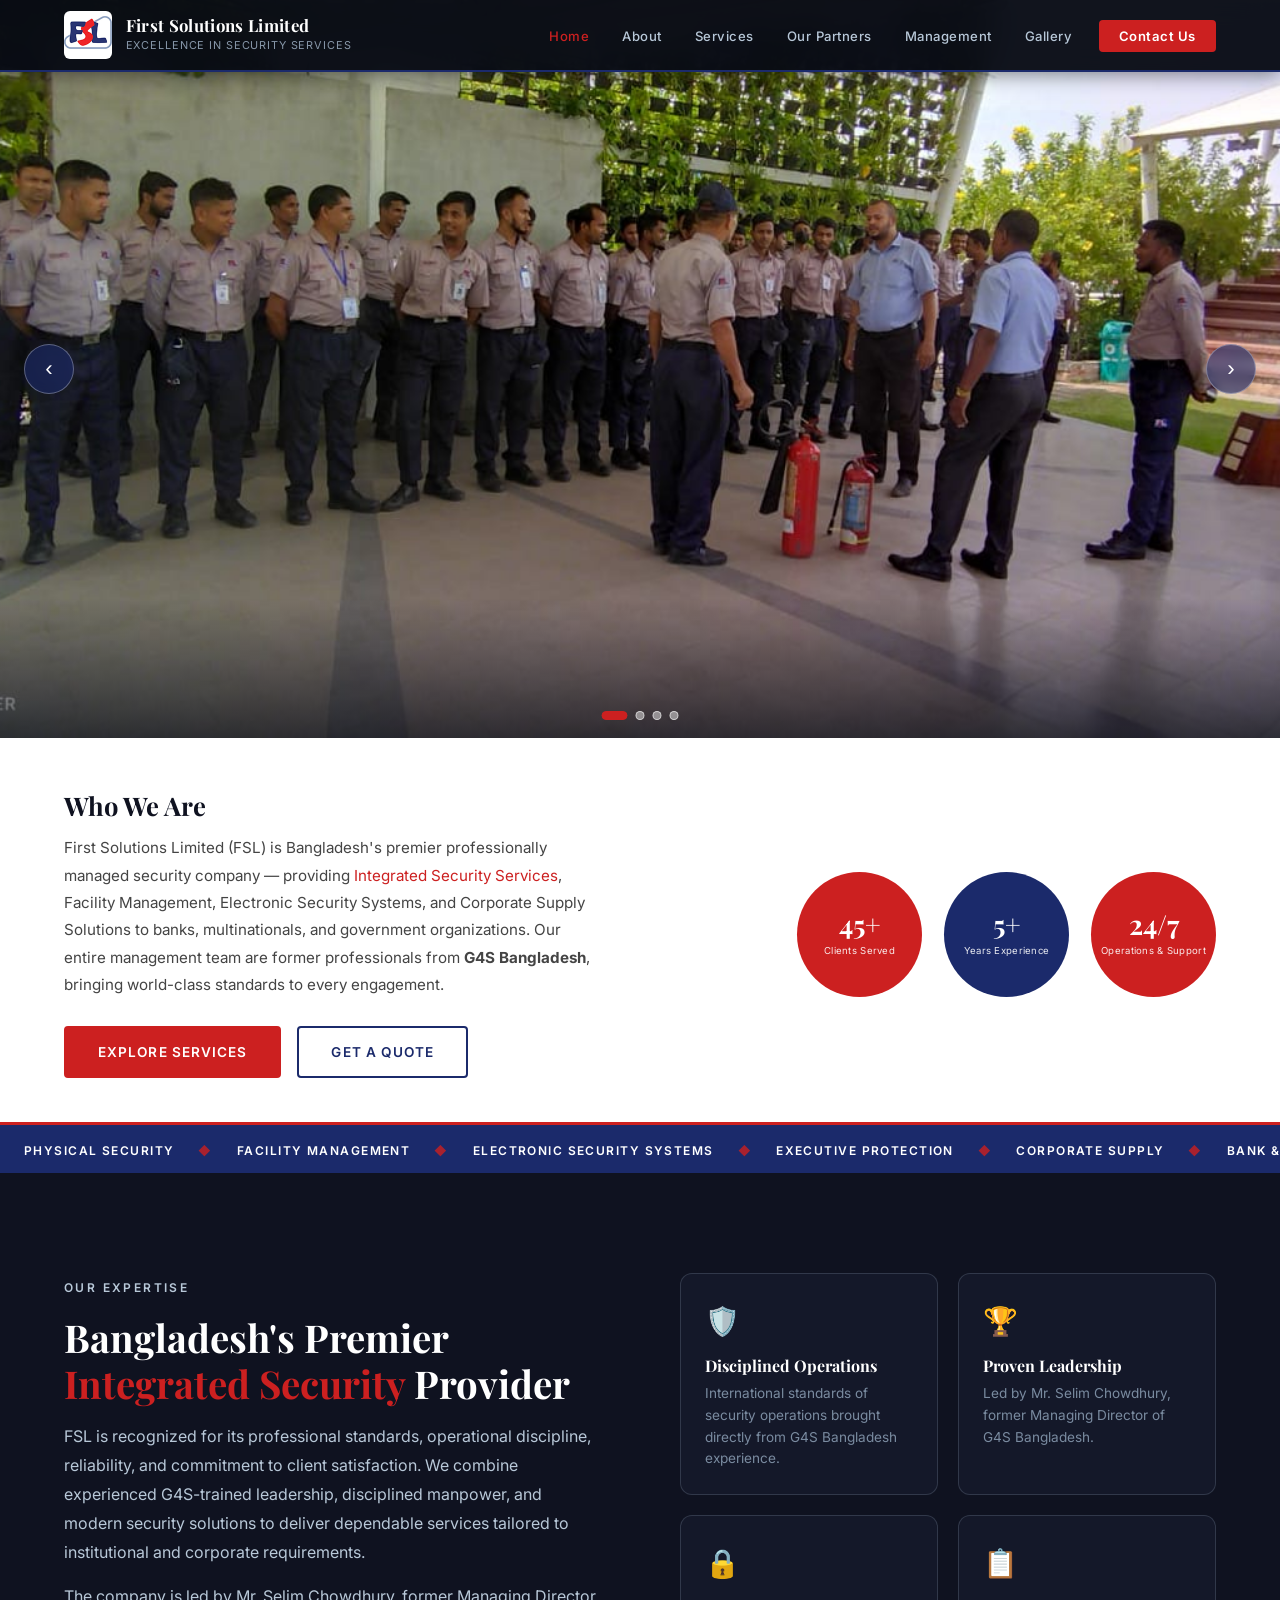
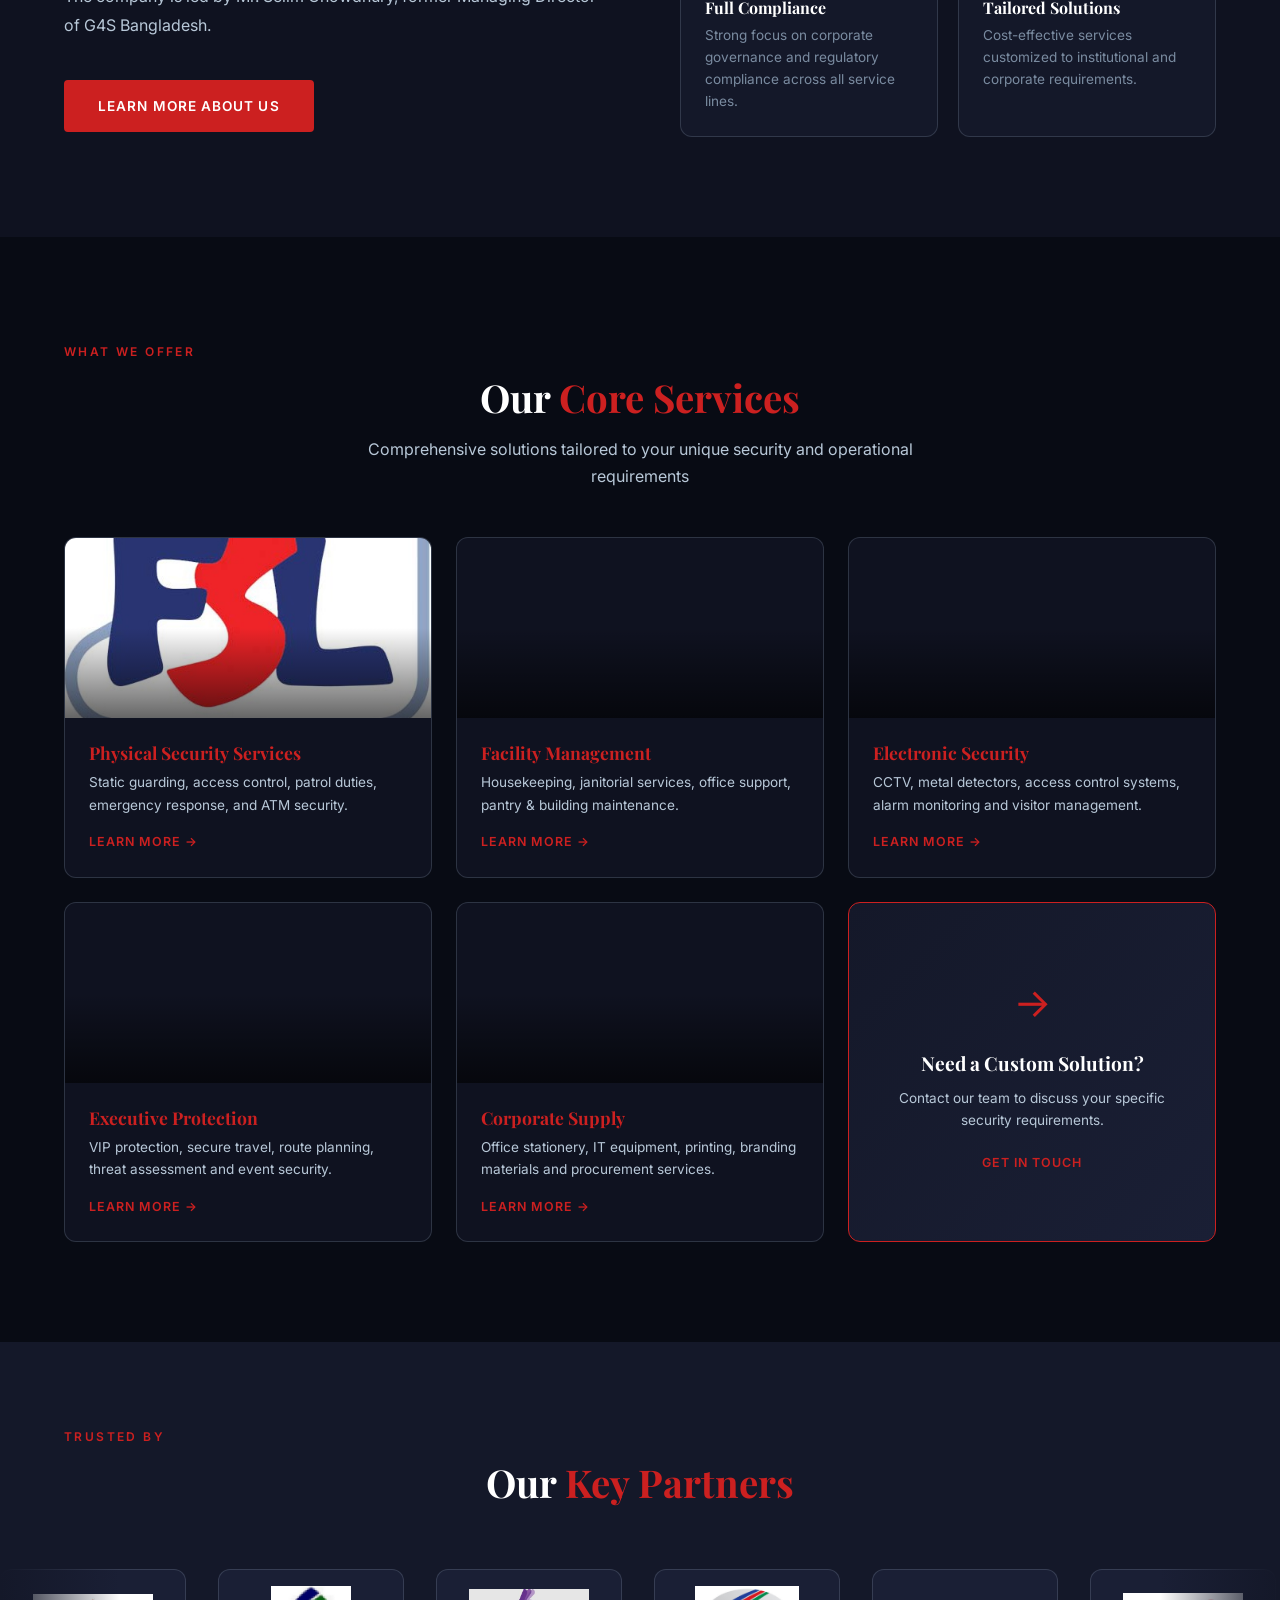
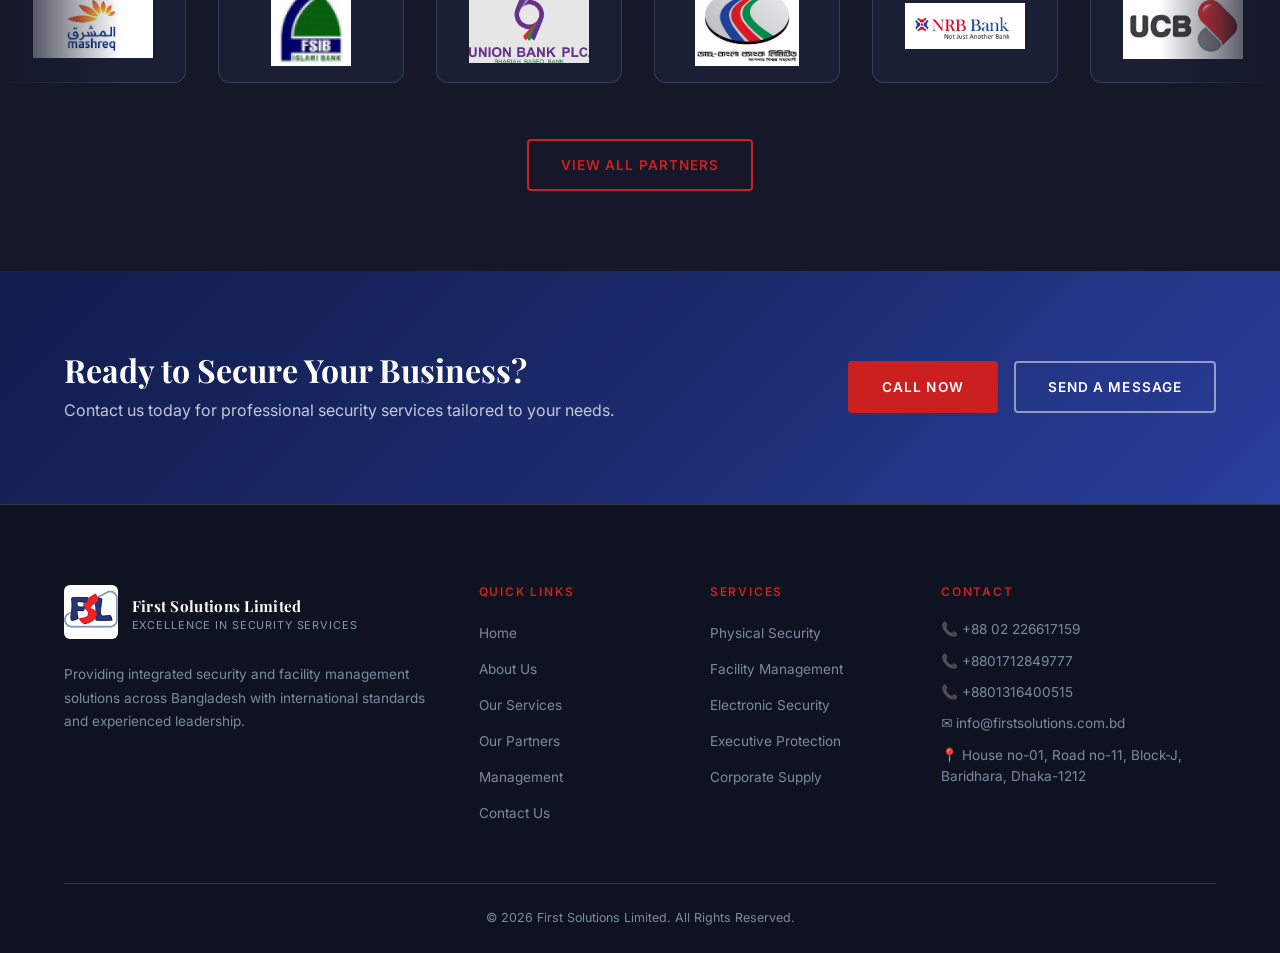
<file: index.html>
<!DOCTYPE html>
<html lang="en">
<head>
<meta charset="UTF-8">
<meta name="viewport" content="width=device-width, initial-scale=1.0">
<title>First Solutions Limited – Integrated Security & Facility Management</title>
<link rel="icon" type="image/jpeg" href="image/logo/favicon.png">
  <link rel="shortcut icon" type="image/jpeg" href="image/logo/favicon.png">
  <link rel="apple-touch-icon" href="image/logo/favicon.png">
  <meta name="theme-color" content="#1B2A6B">
  <link rel="stylesheet" href="style.css">
<link href="https://fonts.googleapis.com/css2?family=Playfair+Display:wght@600;700&family=Inter:wght@300;400;500;600&display=swap" rel="stylesheet">
<style>
/* ── HERO SLIDER — shorter so info strip peeks below ── */
.hero-clean {
  position: relative;
  width: 100%;
  height: 82vh;
  min-height: 480px;
  max-height: 780px;
  overflow: hidden;
  background: #080b14;
}
.hero-clean .slide {
  position: absolute;
  inset: 0;
  background-size: cover;
  background-position: center center;
  opacity: 0;
  transition: opacity 1.4s ease;
}
.hero-clean .slide.active { opacity: 1; }
.hero-clean::after {
  content: '';
  position: absolute;
  bottom: 0; left: 0; right: 0;
  height: 140px;
  background: linear-gradient(to top, rgba(8,11,20,0.7), transparent);
  pointer-events: none;
  z-index: 2;
}

/* Prev/Next arrows */
.slide-arrow {
  position: absolute;
  top: 50%;
  transform: translateY(-50%);
  z-index: 10;
  background: rgba(27,42,107,0.6);
  border: 1px solid rgba(255,255,255,0.3);
  color: #fff;
  width: 50px; height: 50px;
  border-radius: 50%;
  font-size: 1.4rem;
  cursor: pointer;
  display: flex; align-items: center; justify-content: center;
  transition: 0.3s;
  backdrop-filter: blur(6px);
}
.slide-arrow:hover { background: var(--gold); border-color: var(--gold); }
.slide-arrow.prev { left: 24px; }
.slide-arrow.next { right: 24px; }

/* Dots */
.slide-dots {
  position: absolute;
  bottom: 18px;
  left: 50%; transform: translateX(-50%);
  display: flex; gap: 8px; z-index: 10;
}
.sdot {
  width: 9px; height: 9px; border-radius: 50%;
  background: rgba(255,255,255,0.45);
  border: 1px solid rgba(255,255,255,0.6);
  cursor: pointer; transition: 0.3s;
}
.sdot.active { background: var(--gold); border-color: var(--gold); width: 26px; border-radius: 5px; }

/* ── WHO WE ARE strip ── */
.hero-info-strip {
  background: #fff;
  padding: 52px 0 44px;
  border-bottom: 3px solid var(--gold);
}
.hero-info-inner {
  max-width: 1200px; margin: 0 auto; padding: 0 24px;
  display: grid;
  grid-template-columns: 1fr auto;
  gap: 56px;
  align-items: center;
}
.hero-info-text h2 {
  font-family: var(--font-display);
  font-size: 1.6rem;
  color: #0f1220;
  margin-bottom: 0.85rem;
}
.hero-info-text p {
  font-size: 0.95rem;
  color: #444;
  line-height: 1.8;
  max-width: 540px;
}
.hero-info-text p a { color: var(--gold); text-decoration: none; }
.hero-stats-circles {
  display: flex;
  gap: 22px;
  align-items: center;
  flex-wrap: nowrap;
}
.stat-circle {
  width: 125px; height: 125px;
  border-radius: 50%;
  background: var(--gold);
  display: flex; flex-direction: column;
  align-items: center; justify-content: center;
  text-align: center;
  flex-shrink: 0;
}
.stat-circle .num {
  font-family: var(--font-display);
  font-size: 1.7rem;
  font-weight: 700;
  color: #fff;
  line-height: 1;
}
.stat-circle .lbl {
  font-size: 0.6rem;
  color: rgba(255,255,255,0.9);
  letter-spacing: 0.03em;
  margin-top: 6px;
  padding: 0 10px;
  line-height: 1.4;
}
.hero-info-btns {
  display: flex; gap: 1rem; margin-top: 1.75rem; flex-wrap: wrap;
}

/* ── PARTNERS CAROUSEL — slow ── */
@keyframes partnersScrollSlow {
  from { transform: translateX(0); }
  to   { transform: translateX(-50%); }
}
.partners-carousel-track {
  animation: partnersScrollSlow 55s linear infinite !important;
}

/* ════════════════════════════════
   MOBILE RESPONSIVE
   ════════════════════════════════ */

/* Tablet 768–1024px */
@media (max-width: 1024px) {
  .hero-clean { height: 72vh; }
  .hero-info-inner { gap: 36px; }
  .stat-circle { width: 108px; height: 108px; }
  .stat-circle .num { font-size: 1.45rem; }
}

/* Mobile landscape / small tablet 600–768px */
@media (max-width: 768px) {
  .hero-clean { height: 58vw; min-height: 260px; max-height: 420px; }
  .slide-arrow { width: 38px; height: 38px; font-size: 1.1rem; }
  .slide-arrow.prev { left: 10px; }
  .slide-arrow.next { right: 10px; }

  .hero-info-strip { padding: 36px 0 32px; }
  .hero-info-inner {
    grid-template-columns: 1fr;
    gap: 28px;
  }
  .hero-info-text h2 { font-size: 1.3rem; }
  .hero-info-text p { font-size: 0.88rem; }
  .hero-stats-circles {
    justify-content: center;
    gap: 16px;
  }
  .stat-circle { width: 100px; height: 100px; }
  .stat-circle .num { font-size: 1.3rem; }
  .stat-circle .lbl { font-size: 0.55rem; }
  .hero-info-btns { justify-content: center; }

  /* Navbar mobile tweaks */
  .logo-name { font-size: 0.88rem; }
  .logo-tagline { font-size: 0.6rem; }
  .logo-img { height: 40px; width: 40px; }
}

/* Mobile portrait 480px */
@media (max-width: 480px) {
  .hero-clean { height: 56vw; min-height: 220px; }
  .slide-arrow { display: none; }
  .hero-info-text h2 { font-size: 1.15rem; }
  .stat-circle { width: 88px; height: 88px; }
  .stat-circle .num { font-size: 1.15rem; }
  .stat-circle .lbl { font-size: 0.52rem; padding: 0 6px; }
  .hero-stats-circles { gap: 12px; }

  /* Services grid → 1 col */
  .services-grid { grid-template-columns: 1fr !important; }
  /* Intro features → 1 col */
  .intro-features { grid-template-columns: 1fr !important; }
  /* Partner cards → 1 col */
  .partners-full-grid { grid-template-columns: 1fr !important; }
  /* Values → 1 col */
  .values-grid { grid-template-columns: 1fr 1fr !important; }

  /* Section titles smaller */
  .section-title { font-size: 1.5rem !important; }
  .page-hero h1 { font-size: 1.6rem !important; }

  /* CTA band stack */
  .cta-band .container { flex-direction: column; text-align: center; gap: 1.5rem; }
  .cta-actions { justify-content: center; }

  /* Footer → single column */
  .footer-grid { grid-template-columns: 1fr !important; gap: 2rem !important; }

  /* Partners carousel cards smaller */
  .partner-logo-slide { padding: 0.7rem 1.2rem; font-size: 0.78rem; min-width: 130px; }

  /* Buttons full width on very small */
  .hero-info-btns .btn-primary,
  .hero-info-btns a { width: 100%; text-align: center; }
}

/* Very small 360px */
@media (max-width: 380px) {
  .hero-clean { height: 52vw; }
  .logo-name { font-size: 0.78rem; }
  .logo-tagline { display: none; }
  .hero-stats-circles { flex-wrap: wrap; }
}
</style>
</head>
<body>

<!-- NAV -->
<nav class="navbar" id="navbar">
  <div class="nav-container">
    <a href="index.html" class="logo">
      <img src="image/logo/favicon.png" alt="FSL" class="logo-img">
      <div class="logo-text-block">
        <span class="logo-name">First Solutions Limited</span>
        <span class="logo-tagline">Excellence in Security Services</span>
      </div>
    </a>
    <button class="hamburger" id="hamburger" aria-label="Menu">
      <span></span><span></span><span></span>
    </button>
    <ul class="nav-links" id="navLinks">
      <li><a href="index.html" class="active">Home</a></li>
      <li><a href="about.html">About</a></li>
      <li><a href="services.html">Services</a></li>
      <li><a href="partners.html">Our Partners</a></li>
      <li><a href="management.html">Management</a></li>
      <li><a href="gallery.html">Gallery</a></li>
      <li><a href="contact.html" class="nav-cta">Contact Us</a></li>
    </ul>
  </div>
</nav>

<!-- HERO — CLEAN FULLSCREEN SLIDER -->
<section class="hero-clean" id="heroSection">
  <div class="slide active" style="background-image:url('image/bodyimg/fsl\ 1.jpg')"></div>
  <div class="slide" style="background-image:url('image/bodyimg/fsl\ 11.jpg')"></div>
  <div class="slide" style="background-image:url('image/bodyimg/fsl\ 12.jpg')"></div>
  <div class="slide" style="background-image:url('image/bodyimg/fsl\ 13.jpg')"></div>

  <button class="slide-arrow prev" id="slidePrev">&#8249;</button>
  <button class="slide-arrow next" id="slideNext">&#8250;</button>

  <div class="slide-dots" id="slideDots">
    <span class="sdot active"></span>
    <span class="sdot"></span>
    <span class="sdot"></span>
    <span class="sdot"></span>
  </div>
</section>

<!-- WHO WE ARE + STATS (below the slider, like G4S) -->
<section class="hero-info-strip">
  <div class="hero-info-inner">
    <div class="hero-info-text">
      <h2>Who We Are</h2>
      <p>First Solutions Limited (FSL) is Bangladesh's premier professionally managed security company — providing <a href="services.html">Integrated Security Services</a>, Facility Management, Electronic Security Systems, and Corporate Supply Solutions to banks, multinationals, and government organizations. Our entire management team are former professionals from <strong>G4S Bangladesh</strong>, bringing world-class standards to every engagement.</p>
      <div class="hero-info-btns">
        <a href="services.html" class="btn-primary">Explore Services</a>
        <a href="contact.html" style="display:inline-block;background:transparent;color:var(--navy);font-weight:600;font-size:0.85rem;letter-spacing:0.08em;text-transform:uppercase;padding:0.8rem 2rem;border-radius:4px;text-decoration:none;border:2px solid var(--navy);transition:0.3s;" onmouseover="this.style.background='var(--navy)';this.style.color='#fff'" onmouseout="this.style.background='transparent';this.style.color='var(--navy)'">Get a Quote</a>
      </div>
    </div>
    <div class="hero-stats-circles">
      <div class="stat-circle">
        <span class="num">45+</span>
        <span class="lbl">Clients Served</span>
      </div>
      <div class="stat-circle" style="background:var(--navy);">
        <span class="num">5+</span>
        <span class="lbl">Years Experience</span>
      </div>
      <div class="stat-circle">
        <span class="num">24/7</span>
        <span class="lbl">Operations &amp; Support</span>
      </div>
    </div>
  </div>
</section>

<!-- MARQUEE TICKER -->
<div class="ticker-wrap">
  <div class="ticker-track">
    <span>Physical Security</span><span class="sep">◆</span>
    <span>Facility Management</span><span class="sep">◆</span>
    <span>Electronic Security Systems</span><span class="sep">◆</span>
    <span>Executive Protection</span><span class="sep">◆</span>
    <span>Corporate Supply</span><span class="sep">◆</span>
    <span>Bank &amp; ATM Security</span><span class="sep">◆</span>
    <span>Risk Assessment</span><span class="sep">◆</span>
    <span>Physical Security</span><span class="sep">◆</span>
    <span>Facility Management</span><span class="sep">◆</span>
    <span>Electronic Security Systems</span><span class="sep">◆</span>
    <span>Executive Protection</span><span class="sep">◆</span>
    <span>Corporate Supply</span><span class="sep">◆</span>
  </div>
</div>

<!-- INTRO SECTION -->
<section class="intro-section">
  <div class="container">
    <div class="intro-grid">
      <div class="intro-text">
        <p class="section-eyebrow">Our Expertise</p>
        <h2 class="section-title">Bangladesh's Premier <span class="gold">Integrated Security</span> Provider</h2>
        <p>FSL is recognized for its professional standards, operational discipline, reliability, and commitment to client satisfaction. We combine experienced G4S-trained leadership, disciplined manpower, and modern security solutions to deliver dependable services tailored to institutional and corporate requirements.</p>
        <p>The company is led by Mr. Selim Chowdhury, former Managing Director of G4S Bangladesh.</p>
        <a href="about.html" class="btn-primary" style="margin-top:1.5rem;display:inline-block;">Learn More About Us</a>
      </div>
      <div class="intro-features">
        <div class="feature-card">
          <div class="feature-icon">🛡️</div>
          <h3>Disciplined Operations</h3>
          <p>International standards of security operations brought directly from G4S Bangladesh experience.</p>
        </div>
        <div class="feature-card">
          <div class="feature-icon">🏆</div>
          <h3>Proven Leadership</h3>
          <p>Led by Mr. Selim Chowdhury, former Managing Director of G4S Bangladesh.</p>
        </div>
        <div class="feature-card">
          <div class="feature-icon">🔒</div>
          <h3>Full Compliance</h3>
          <p>Strong focus on corporate governance and regulatory compliance across all service lines.</p>
        </div>
        <div class="feature-card">
          <div class="feature-icon">📋</div>
          <h3>Tailored Solutions</h3>
          <p>Cost-effective services customized to institutional and corporate requirements.</p>
        </div>
      </div>
    </div>
  </div>
</section>

<!-- SERVICES PREVIEW Need change their image -->
<section class="services-preview">
  <div class="container">
    <p class="section-eyebrow center">What We Offer</p>
    <h2 class="section-title center">Our <span class="gold">Core Services</span></h2>
    <p class="section-sub center">Comprehensive solutions tailored to your unique security and operational requirements</p>
    <div class="services-grid">
      <a href="services.html#physical" class="service-card">
        <div class="service-img" style="background-image:url('image/logo/First\ solutions\ limited.jpg')"></div>
        <div class="service-body">
          <h3>Physical Security Services</h3>
          <p>Static guarding, access control, patrol duties, emergency response, and ATM security.</p>
          <span class="learn-more">Learn More →</span>
        </div>
      </a>
      <a href="services.html#facility" class="service-card">
        <div class="service-img" style="background-image:url('https://images.unsplash.com/photo-1497366216548-37526070297c?w=600&q=80')"></div>
        <div class="service-body">
          <h3>Facility Management</h3>
          <p>Housekeeping, janitorial services, office support, pantry &amp; building maintenance.</p>
          <span class="learn-more">Learn More →</span>
        </div>
      </a>
      <a href="services.html#electronic" class="service-card">
        <div class="service-img" style="background-image:url('https://images.unsplash.com/photo-1557597774-9d273605dfa9?w=600&q=80')"></div>
        <div class="service-body">
          <h3>Electronic Security</h3>
          <p>CCTV, metal detectors, access control systems, alarm monitoring and visitor management.</p>
          <span class="learn-more">Learn More →</span>
        </div>
      </a>
      <a href="services.html#executive" class="service-card">
        <div class="service-img" style="background-image:url('https://images.unsplash.com/photo-1507003211169-0a1dd7228f2d?w=600&q=80')"></div>
        <div class="service-body">
          <h3>Executive Protection</h3>
          <p>VIP protection, secure travel, route planning, threat assessment and event security.</p>
          <span class="learn-more">Learn More →</span>
        </div>
      </a>
      <a href="services.html#supply" class="service-card">
        <div class="service-img" style="background-image:url('https://images.unsplash.com/photo-1586075010923-2dd4570fb338?w=600&q=80')"></div>
        <div class="service-body">
          <h3>Corporate Supply</h3>
          <p>Office stationery, IT equipment, printing, branding materials and procurement services.</p>
          <span class="learn-more">Learn More →</span>
        </div>
      </a>
      <a href="contact.html" class="service-card service-card-cta">
        <div class="service-cta-inner">
          <span class="service-cta-icon">→</span>
          <h3>Need a Custom Solution?</h3>
          <p>Contact our team to discuss your specific security requirements.</p>
          <span class="learn-more">Get in Touch</span>
        </div>
      </a>
    </div>
  </div>
</section>

<!-- PARTNERS CAROUSEL -->
<section class="partners-strip">
  <div class="container">
    <p class="section-eyebrow center">Trusted By</p>
    <h2 class="section-title center" style="margin-bottom:2.5rem;">Our <span class="gold">Key Partners</span></h2>
  </div>
  <div class="partners-carousel-wrap">
    <div class="partners-carousel-track">
      <div class="partner-logo-slide"><img src="image/logo/fsl l 2.jpg"></div>
          <div class="partner-logo-slide"><img src="image/logo/fsl l 3.jpg"></div>
          <div class="partner-logo-slide"><img src="image/logo/fsl l 4.jpg"></div>
          <div class="partner-logo-slide"><img src="image/logo/fsl l 5.jpg"></div>
          <div class="partner-logo-slide"><img src="image/logo/fsl l 6.jpg"></div>
          <div class="partner-logo-slide"><img src="image/logo/fsl l 7.jpg"></div>
          <div class="partner-logo-slide"><img src="image/logo/fsl l 8.jpg"></div>
          <div class="partner-logo-slide"><img src="image/logo/fsl l 9.jpg"></div>
          <div class="partner-logo-slide"><img src="image/logo/fsl l 10.jpg"></div>
          <div class="partner-logo-slide"><img src="image/logo/fsl l 11.jpg"></div>
          <div class="partner-logo-slide"><img src="image/logo/fsl l 12.jpg"></div>
          <div class="partner-logo-slide"><img src="image/logo/fsl l 13.jpg"></div>
          <div class="partner-logo-slide"><img src="image/logo/fsl l 14.jpg"></div>
          <div class="partner-logo-slide"><img src="image/logo/fsl l 15.jpg"></div>
          <div class="partner-logo-slide"><img src="image/logo/fsl l 16.jpg"></div>
          <div class="partner-logo-slide"><img src="image/logo/fsl l 17.jpg"></div>
          <div class="partner-logo-slide"><img src="image/logo/fsl l 18.jpg"></div>
          <div class="partner-logo-slide"><img src="image/logo/fsl l 19.jpg"></div>
          <div class="partner-logo-slide"><img src="image/logo/fsl l 21.jpg"></div>
          <div class="partner-logo-slide"><img src="image/logo/fsl l 22.jpg"></div>
          <div class="partner-logo-slide"><img src="image/logo/fsl l 23.jpg"></div>
          <div class="partner-logo-slide"><img src="image/logo/fsl l 24.jpg"></div>
          <div class="partner-logo-slide"><img src="image/logo/fsl l 25.jpg"></div>
          <div class="partner-logo-slide"><img src="image/logo/fsl l 26.jpg"></div>
          <div class="partner-logo-slide"><img src="image/logo/fsl l 27.jpg"></div>
          <div class="partner-logo-slide"><img src="image/logo/fsl l 28.jpg"></div>
          <div class="partner-logo-slide"><img src="image/logo/fsl l 29.jpg"></div>
          <div class="partner-logo-slide"><img src="image/logo/fsl l 30.jpg"></div>
          <div class="partner-logo-slide"><img src="image/logo/fsl l 31.jpg"></div>
          <div class="partner-logo-slide"><img src="image/logo/fsl l 32.jpg"></div>
          <div class="partner-logo-slide"><img src="image/logo/fsl l 33.jpg"></div>
          <div class="partner-logo-slide"><img src="image/logo/fsl l 34.jpg"></div>
          <div class="partner-logo-slide"><img src="image/logo/fsl l 35.jpg"></div>
          <div class="partner-logo-slide"><img src="image/logo/fsl l 36.jpg"></div>
          <div class="partner-logo-slide"><img src="image/logo/fsl l 37.jpg"></div>
          <div class="partner-logo-slide"><img src="image/logo/fsl l 38.jpg"></div>
          <div class="partner-logo-slide"><img src="image/logo/fsl l 39.jpg"></div>
          <div class="partner-logo-slide"><img src="image/logo/fsl l 41.jpg"></div>
          <div class="partner-logo-slide"><img src="image/logo/fsl l 42.jpg"></div>
          <div class="partner-logo-slide"><img src="image/logo/fsl l 43.jpg"></div>
          <div class="partner-logo-slide"><img src="image/logo/fsl l 44.jpg"></div>
          <div class="partner-logo-slide"><img src="image/logo/fsl l 45.jpg"></div>
          <div class="partner-logo-slide"><img src="image/logo/fsl l 46.jpg"></div>
    </div>
  </div>
  <div class="container">
    <div class="center" style="margin-top:2rem;">
      <a href="partners.html" class="btn-outline" style="color:var(--gold);border-color:var(--gold);">View All Partners</a>
    </div>
  </div>
</section>

<!-- CTA BAND -->
<section class="cta-band">
  <div class="container">
    <div class="cta-content">
      <h2>Ready to Secure Your Business?</h2>
      <p>Contact us today for professional security services tailored to your needs.</p>
    </div>
    <div class="cta-actions">
      <a href="tel:+8801712849777" class="btn-primary">Call Now</a>
      <a href="contact.html" class="btn-outline-light">Send a Message</a>
    </div>
  </div>
</section>

<!-- FOOTER -->
<footer class="footer">
  <div class="container">
    <div class="footer-grid">
      <div class="footer-brand">
        <div class="footer-logo"><img src="image/logo/favicon.png" alt="FSL" class="footer-logo-img"><div class="logo-text-block"><span class="logo-name" style="color:var(--white);font-size:0.95rem;">First Solutions Limited</span><span class="logo-tagline" style="color:var(--silver);">Excellence in Security Services</span></div></div>
        <p>Providing integrated security and facility management solutions across Bangladesh with international standards and experienced leadership.</p>
      </div>
      <div class="footer-links-col">
        <h4>Quick Links</h4>
        <ul>
          <li><a href="index.html">Home</a></li>
          <li><a href="about.html">About Us</a></li>
          <li><a href="services.html">Our Services</a></li>
          <li><a href="partners.html">Our Partners</a></li>
          <li><a href="management.html">Management</a></li>
          <li><a href="contact.html">Contact Us</a></li>
        </ul>
      </div>
      <div class="footer-links-col">
        <h4>Services</h4>
        <ul>
          <li><a href="services.html#physical">Physical Security</a></li>
          <li><a href="services.html#facility">Facility Management</a></li>
          <li><a href="services.html#electronic">Electronic Security</a></li>
          <li><a href="services.html#executive">Executive Protection</a></li>
          <li><a href="services.html#supply">Corporate Supply</a></li>
        </ul>
      </div>
      <div class="footer-contact-col">
        <h4>Contact</h4>
        <p>📞 +88 02 226617159</p>
        <p>📞 +8801712849777</p>
        <p>📞 +8801316400515</p>
        <p>✉️ info@firstsolutions.com.bd</p>
        <p>📍 House no-01, Road no-11, Block-J, Baridhara, Dhaka-1212</p>
      </div>
    </div>
    <div class="footer-bottom">
      <p>© 2026 First Solutions Limited. All Rights Reserved.</p>
    </div>
  </div>
</footer>

<script src="main.js"></script>
<script>
// ── Hero Slider ──
const slides = document.querySelectorAll('.hero-clean .slide');
const dots   = document.querySelectorAll('.sdot');
let cur = 0;

function goTo(n) {
  slides[cur].classList.remove('active');
  dots[cur].classList.remove('active');
  cur = (n + slides.length) % slides.length;
  slides[cur].classList.add('active');
  dots[cur].classList.add('active');
}
document.getElementById('slidePrev').addEventListener('click', () => goTo(cur - 1));
document.getElementById('slideNext').addEventListener('click', () => goTo(cur + 1));
dots.forEach((d, i) => d.addEventListener('click', () => goTo(i)));
let autoSlide = setInterval(() => goTo(cur + 1), 5500);
document.getElementById('heroSection').addEventListener('mouseenter', () => clearInterval(autoSlide));
document.getElementById('heroSection').addEventListener('mouseleave', () => {
  autoSlide = setInterval(() => goTo(cur + 1), 5500);
});
</script>
</body>
</html>
</file>
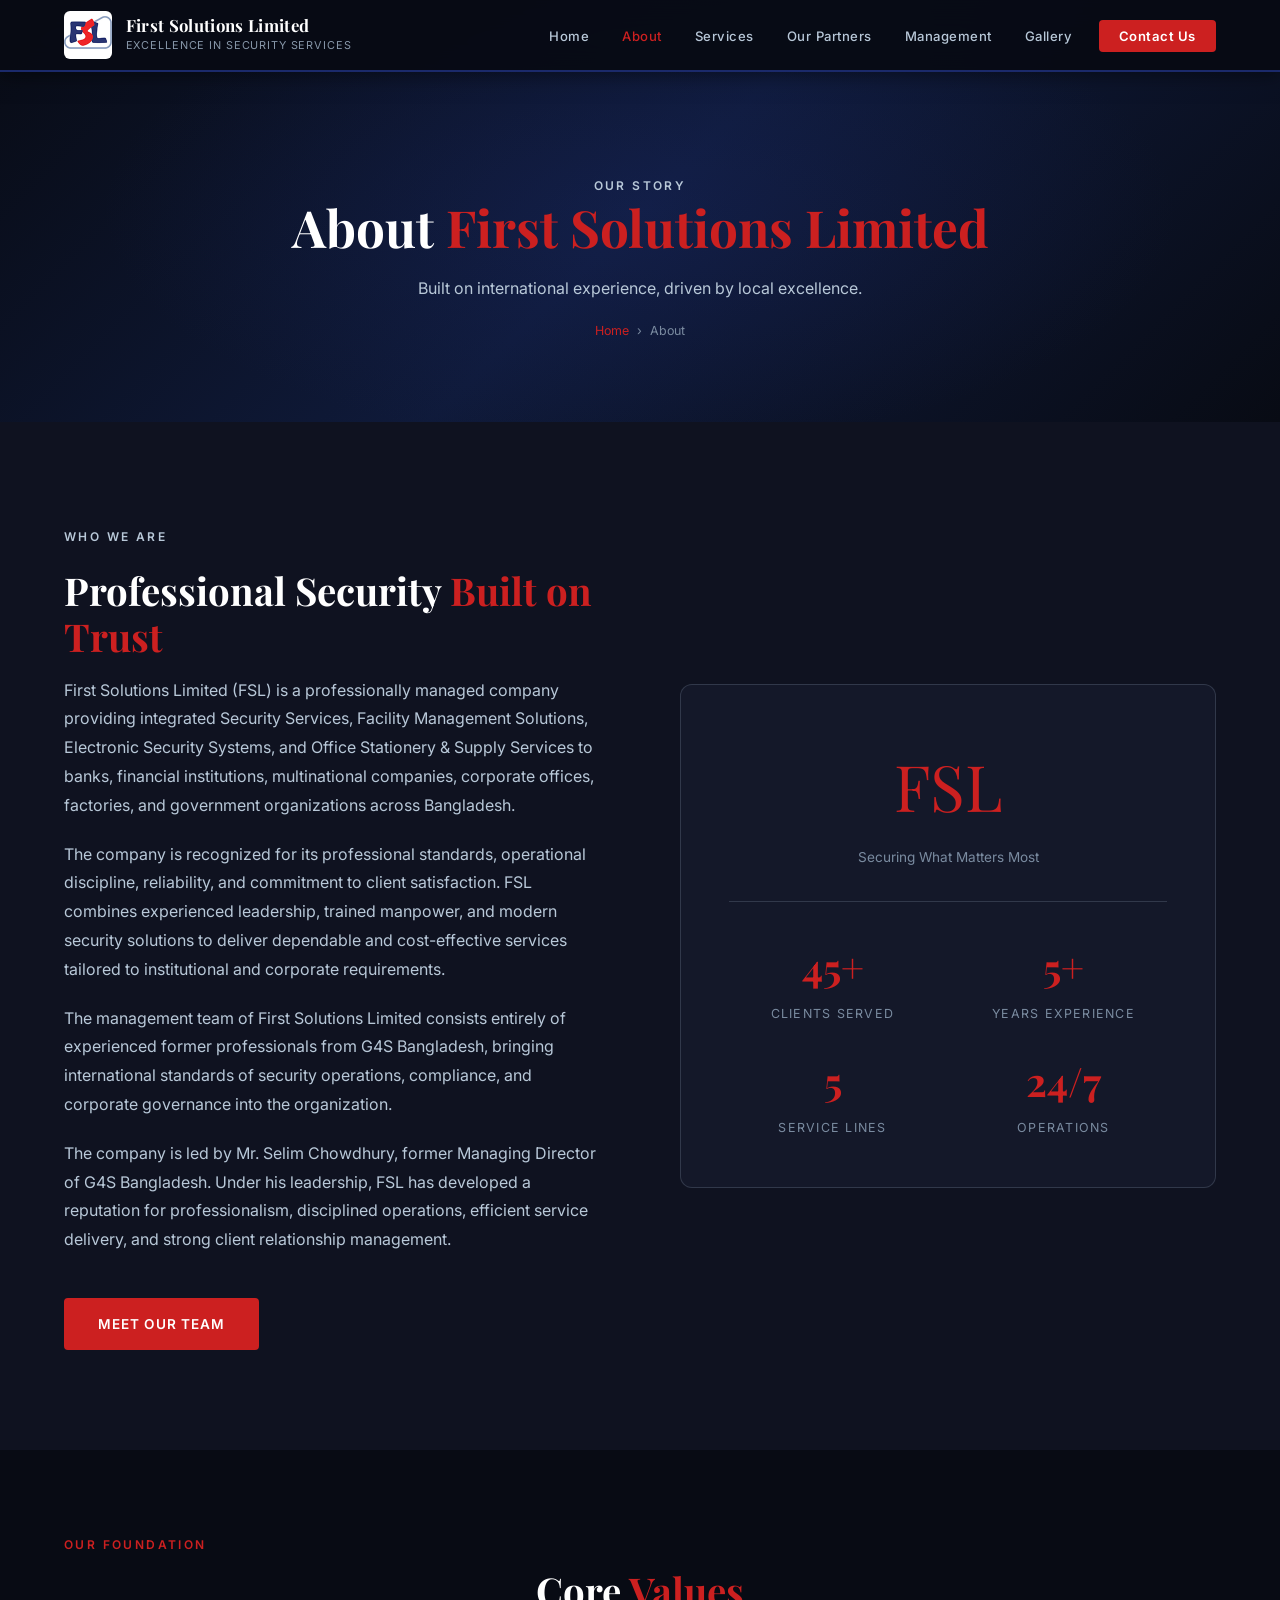
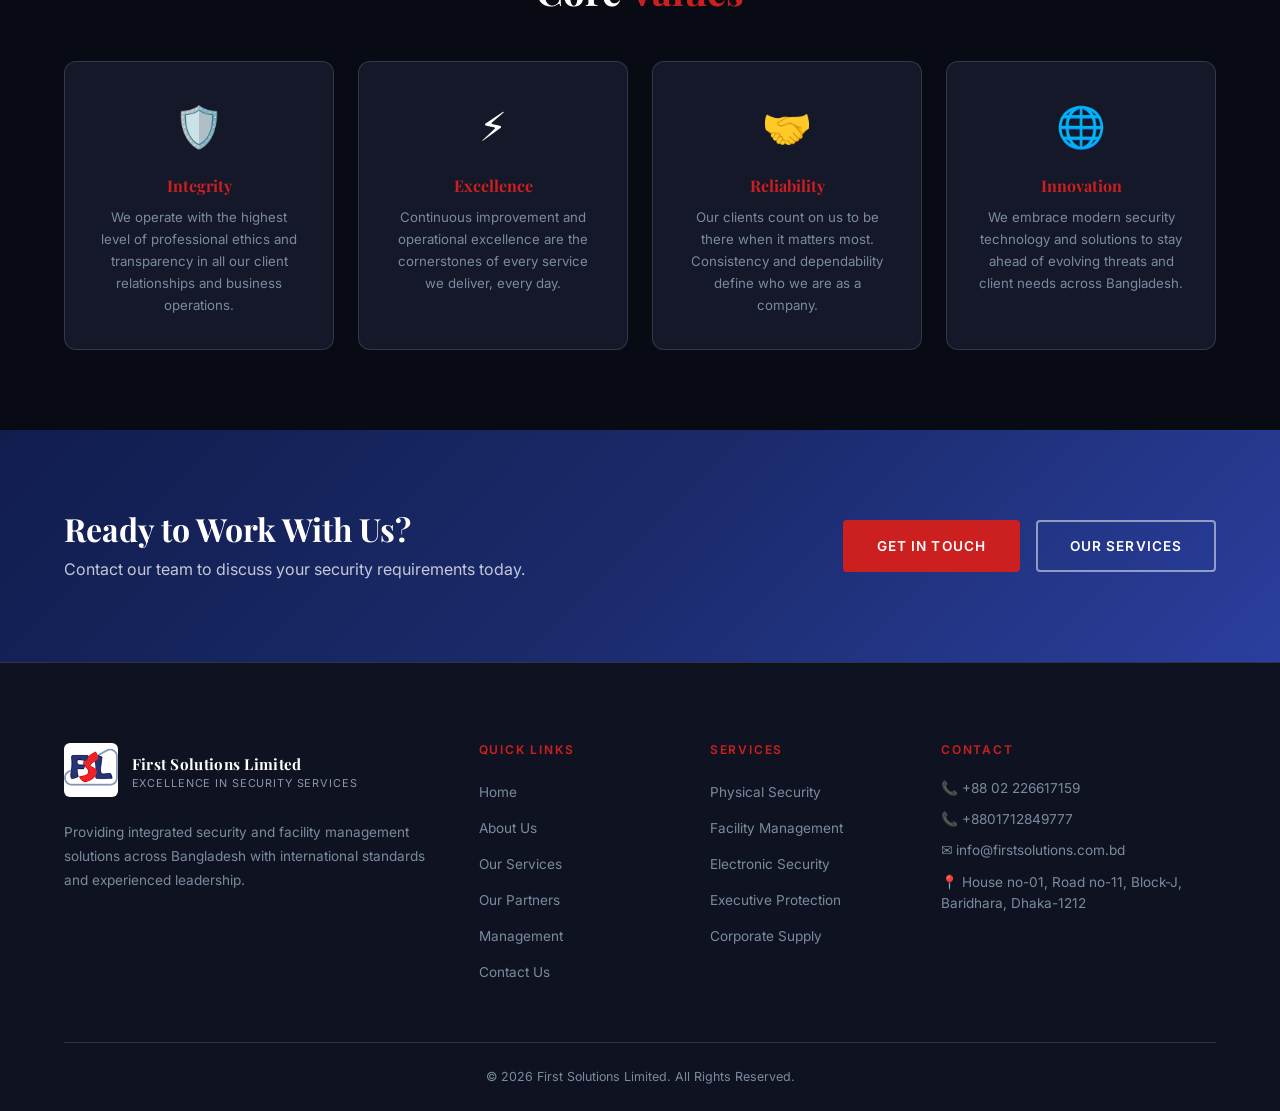
<file: about.html>
<!DOCTYPE html>
<html lang="en">
<head>
<meta charset="UTF-8">
<meta name="viewport" content="width=device-width, initial-scale=1.0">
<title>About Us – First Solutions Limited</title>
<link rel="icon" type="image/jpeg" href="image/logo/favicon.png">
  <link rel="shortcut icon" type="image/jpeg" href="image/logo/favicon.png">
  <link rel="apple-touch-icon" href="image/logo/favicon.png">
  <meta name="theme-color" content="#1B2A6B">
  <link rel="stylesheet" href="style.css">
<link href="https://fonts.googleapis.com/css2?family=Playfair+Display:wght@600;700&family=Inter:wght@300;400;500;600&display=swap" rel="stylesheet">
</head>
<body>

<nav class="navbar scrolled" id="navbar">
  <div class="nav-container">
    <a href="index.html" class="logo">
      <img src="image/logo/favicon.png" alt="FSL" class="logo-img">
      <div class="logo-text-block">
        <span class="logo-name">First Solutions Limited</span>
        <span class="logo-tagline">Excellence in Security Services</span>
      </div>
    </a>
    <button class="hamburger" id="hamburger"><span></span><span></span><span></span></button>
    <ul class="nav-links" id="navLinks">
      <li><a href="index.html">Home</a></li>
      <li><a href="about.html" class="active">About</a></li>
      <li><a href="services.html">Services</a></li>
      <li><a href="partners.html">Our Partners</a></li>
      <li><a href="management.html">Management</a></li>
      <li><a href="gallery.html">Gallery</a></li>
      <li><a href="contact.html" class="nav-cta">Contact Us</a></li>
    </ul>
  </div>
</nav>

<section class="page-hero">
  <div class="container">
    <p class="section-eyebrow center">Our Story</p>
    <h1>About <span class="gold">First Solutions Limited</span></h1>
    <p>Built on international experience, driven by local excellence.</p>
    <div class="breadcrumb">
      <a href="index.html">Home</a>
      <span>›</span>
      <span>About</span>
    </div>
  </div>
</section>

<section class="about-content">
  <div class="container">
    <div class="about-grid">
      <div class="about-text">
        <p class="section-eyebrow">Who We Are</p>
        <h2 class="section-title">Professional Security <span class="gold">Built on Trust</span></h2>
        <p>First Solutions Limited (FSL) is a professionally managed company providing integrated Security Services, Facility Management Solutions, Electronic Security Systems, and Office Stationery & Supply Services to banks, financial institutions, multinational companies, corporate offices, factories, and government organizations across Bangladesh.</p>
        <p>The company is recognized for its professional standards, operational discipline, reliability, and commitment to client satisfaction. FSL combines experienced leadership, trained manpower, and modern security solutions to deliver dependable and cost-effective services tailored to institutional and corporate requirements.</p>
        <p>The management team of First Solutions Limited consists entirely of experienced former professionals from G4S Bangladesh, bringing international standards of security operations, compliance, and corporate governance into the organization.</p>
        <p>The company is led by Mr. Selim Chowdhury, former Managing Director of G4S Bangladesh. Under his leadership, FSL has developed a reputation for professionalism, disciplined operations, efficient service delivery, and strong client relationship management.</p>
        <a href="management.html" class="btn-primary" style="margin-top:1.5rem;display:inline-block;">Meet Our Team</a>
      </div>
      <div>
        <div class="about-visual">
          <span class="big-num">FSL</span>
          <p style="color:var(--grey);margin-top:0.5rem;font-size:0.85rem;">Securing What Matters Most</p>
          <div style="border-top:1px solid var(--border);margin:2rem 0;"></div>
          <div style="display:grid;grid-template-columns:1fr 1fr;gap:1.5rem;">
            <div>
              <span style="font-family:var(--font-display);font-size:2.5rem;color:var(--gold);font-weight:700;">45+</span>
              <p style="font-size:0.78rem;color:var(--grey);letter-spacing:0.1em;text-transform:uppercase;margin-top:0.25rem;">Clients Served</p>
            </div>
            <div>
              <span style="font-family:var(--font-display);font-size:2.5rem;color:var(--gold);font-weight:700;">5+</span>
              <p style="font-size:0.78rem;color:var(--grey);letter-spacing:0.1em;text-transform:uppercase;margin-top:0.25rem;">Years Experience</p>
            </div>
            <div>
              <span style="font-family:var(--font-display);font-size:2.5rem;color:var(--gold);font-weight:700;">5</span>
              <p style="font-size:0.78rem;color:var(--grey);letter-spacing:0.1em;text-transform:uppercase;margin-top:0.25rem;">Service Lines</p>
            </div>
            <div>
              <span style="font-family:var(--font-display);font-size:2.5rem;color:var(--gold);font-weight:700;">24/7</span>
              <p style="font-size:0.78rem;color:var(--grey);letter-spacing:0.1em;text-transform:uppercase;margin-top:0.25rem;">Operations</p>
            </div>
          </div>
        </div>
      </div>
    </div>
  </div>
</section>

<section class="about-values">
  <div class="container">
    <p class="section-eyebrow center">Our Foundation</p>
    <h2 class="section-title center">Core <span class="gold">Values</span></h2>
    <div class="values-grid">
      <div class="value-card">
        <div class="value-icon">🛡️</div>
        <h3>Integrity</h3>
        <p>We operate with the highest level of professional ethics and transparency in all our client relationships and business operations.</p>
      </div>
      <div class="value-card">
        <div class="value-icon">⚡</div>
        <h3>Excellence</h3>
        <p>Continuous improvement and operational excellence are the cornerstones of every service we deliver, every day.</p>
      </div>
      <div class="value-card">
        <div class="value-icon">🤝</div>
        <h3>Reliability</h3>
        <p>Our clients count on us to be there when it matters most. Consistency and dependability define who we are as a company.</p>
      </div>
      <div class="value-card">
        <div class="value-icon">🌐</div>
        <h3>Innovation</h3>
        <p>We embrace modern security technology and solutions to stay ahead of evolving threats and client needs across Bangladesh.</p>
      </div>
    </div>
  </div>
</section>

<section class="cta-band">
  <div class="container">
    <div class="cta-content">
      <h2>Ready to Work With Us?</h2>
      <p>Contact our team to discuss your security requirements today.</p>
    </div>
    <div class="cta-actions">
      <a href="contact.html" class="btn-primary">Get in Touch</a>
      <a href="services.html" class="btn-outline-light">Our Services</a>
    </div>
  </div>
</section>

<footer class="footer">
  <div class="container">
    <div class="footer-grid">
      <div class="footer-brand">
        <div class="footer-logo"><img src="image/logo/favicon.png" alt="FSL" class="footer-logo-img"><div class="logo-text-block"><span class="logo-name" style="color:var(--white);font-size:0.95rem;">First Solutions Limited</span><span class="logo-tagline" style="color:var(--silver);">Excellence in Security Services</span></div></div>
        <p>Providing integrated security and facility management solutions across Bangladesh with international standards and experienced leadership.</p>
      </div>
      <div class="footer-links-col">
        <h4>Quick Links</h4>
        <ul>
          <li><a href="index.html">Home</a></li>
          <li><a href="about.html">About Us</a></li>
          <li><a href="services.html">Our Services</a></li>
          <li><a href="partners.html">Our Partners</a></li>
          <li><a href="management.html">Management</a></li>
          <li><a href="contact.html">Contact Us</a></li>
        </ul>
      </div>
      <div class="footer-links-col">
        <h4>Services</h4>
        <ul>
          <li><a href="services.html#physical">Physical Security</a></li>
          <li><a href="services.html#facility">Facility Management</a></li>
          <li><a href="services.html#electronic">Electronic Security</a></li>
          <li><a href="services.html#executive">Executive Protection</a></li>
          <li><a href="services.html#supply">Corporate Supply</a></li>
        </ul>
      </div>
      <div class="footer-contact-col">
        <h4>Contact</h4>
        <p>📞 +88 02 226617159</p>
        <p>📞 +8801712849777</p>
        <p>✉️ info@firstsolutions.com.bd</p>
        <p>📍 House no-01, Road no-11, Block-J, Baridhara, Dhaka-1212</p>
      </div>
    </div>
    <div class="footer-bottom">
      <p>© 2026 First Solutions Limited. All Rights Reserved.</p>
    </div>
  </div>
</footer>

<script src="main.js"></script>
</body>
</html>
</file>
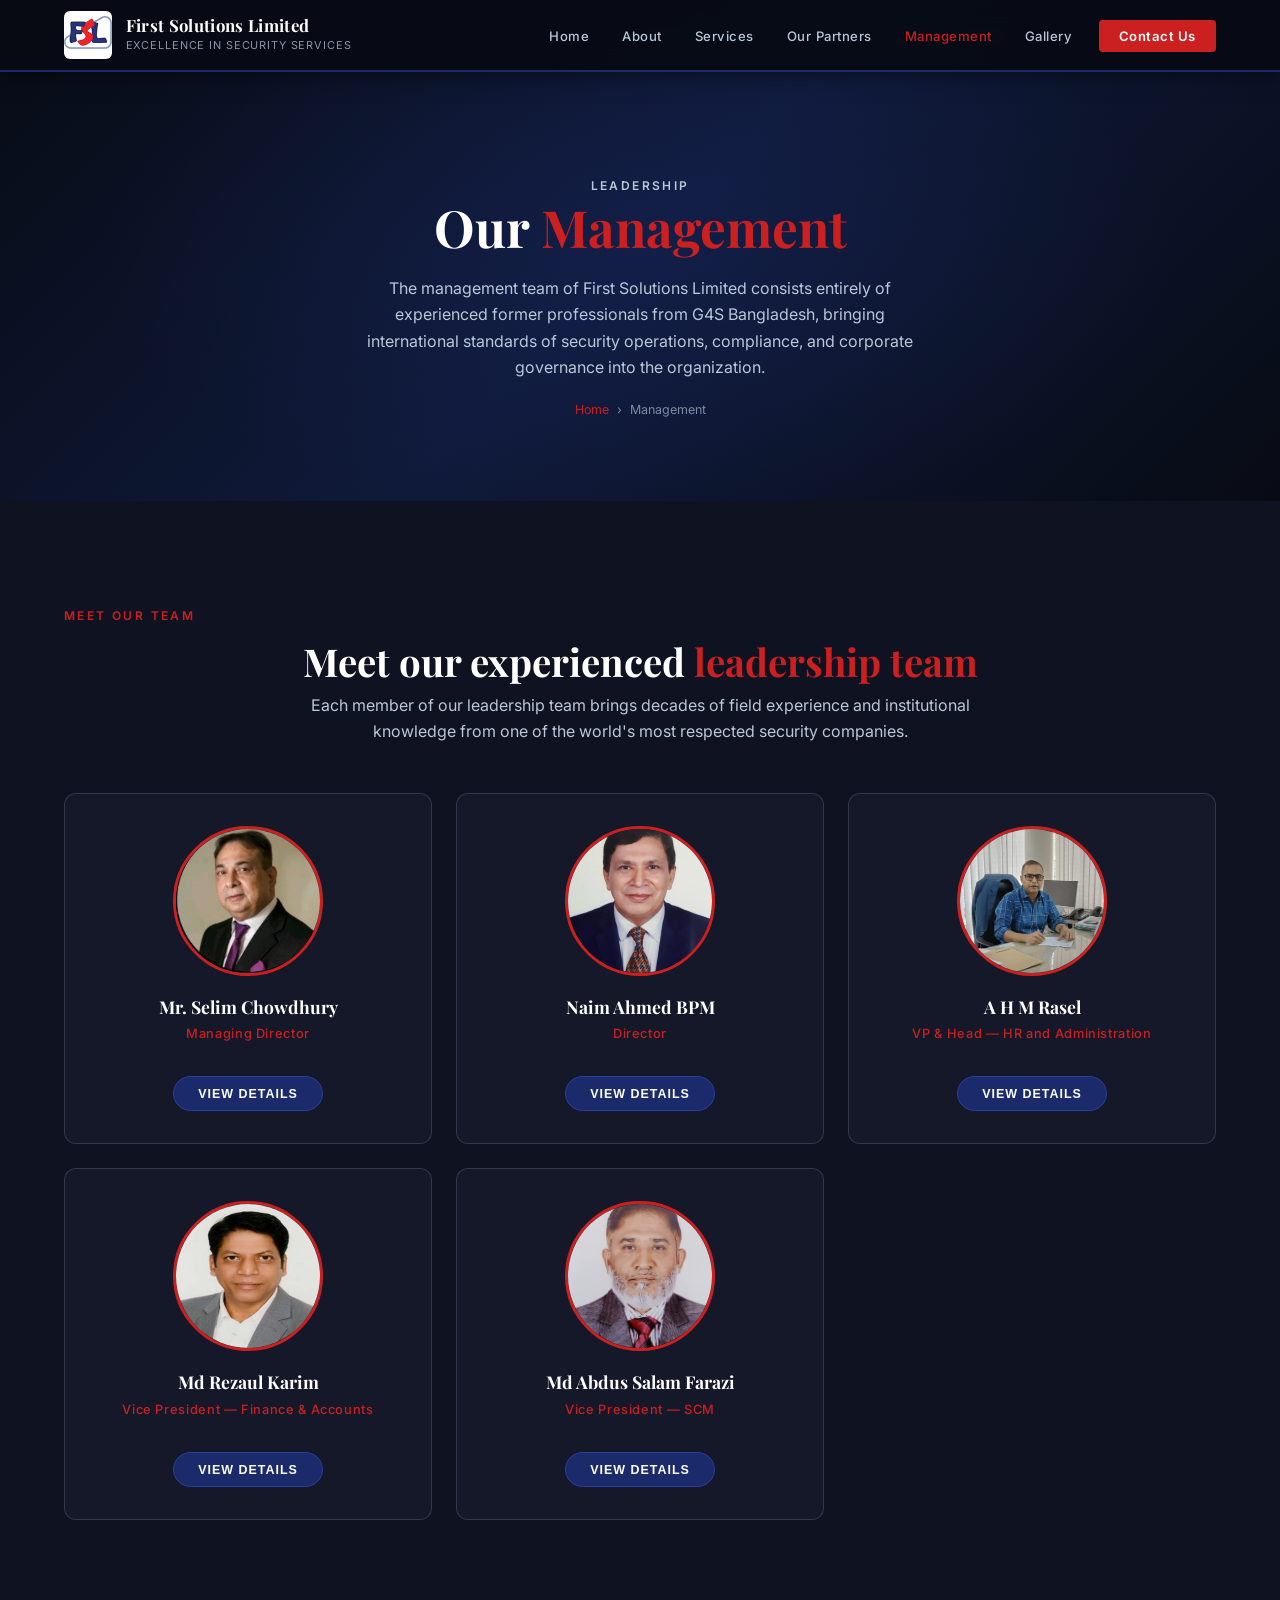
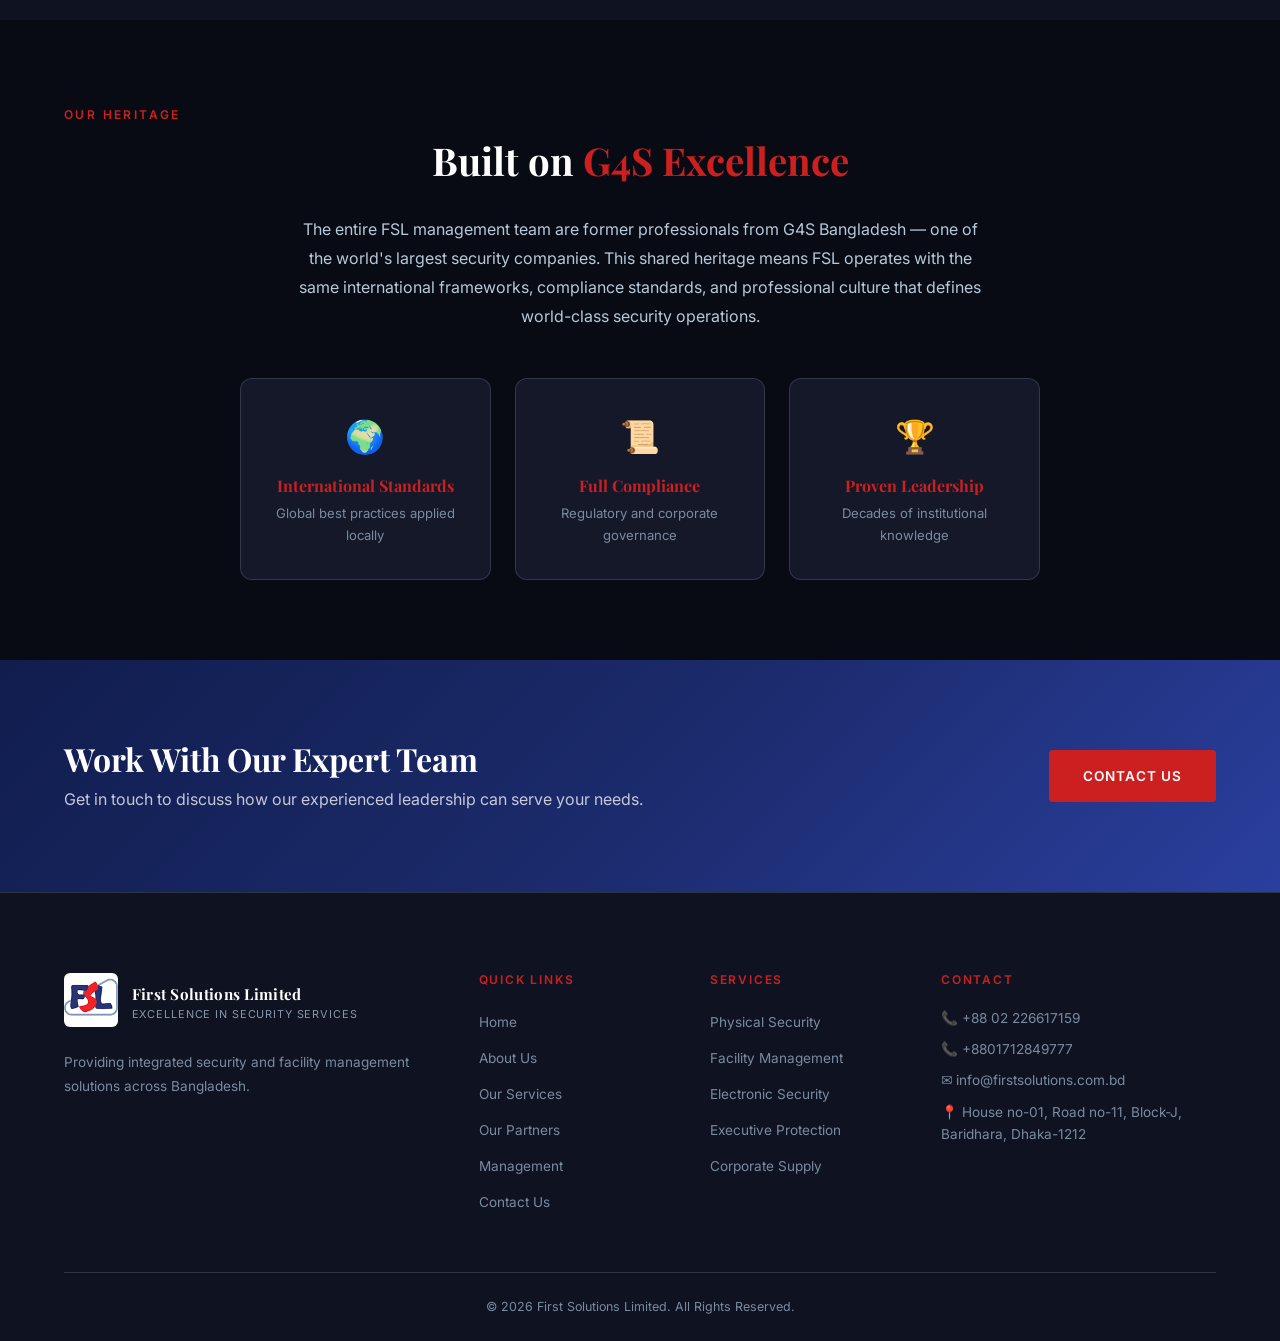
<file: management.html>
<!DOCTYPE html>
<html lang="en">
<head>
<meta charset="UTF-8">
<meta name="viewport" content="width=device-width, initial-scale=1.0">
<title>Management – First Solutions Limited</title>
<link rel="icon" type="image/jpeg" href="image/logo/favicon.png">
  <link rel="shortcut icon" type="image/jpeg" href="image/logo/favicon.png">
  <link rel="apple-touch-icon" href="image/logo/favicon.png">
  <meta name="theme-color" content="#1B2A6B">
  <link rel="stylesheet" href="style.css">
<link href="https://fonts.googleapis.com/css2?family=Playfair+Display:wght@600;700&family=Inter:wght@300;400;500;600&display=swap" rel="stylesheet">
</head>
<body>

<nav class="navbar scrolled" id="navbar">
  <div class="nav-container">
    <a href="index.html" class="logo">
      <img src="image/logo/favicon.png" alt="FSL" class="logo-img">
      <div class="logo-text-block">
        <span class="logo-name">First Solutions Limited</span>
        <span class="logo-tagline">Excellence in Security Services</span>
      </div>
    </a>
    <button class="hamburger" id="hamburger"><span></span><span></span><span></span></button>
    <ul class="nav-links" id="navLinks">
      <li><a href="index.html">Home</a></li>
      <li><a href="about.html">About</a></li>
      <li><a href="services.html">Services</a></li>
      <li><a href="partners.html">Our Partners</a></li>
      <li><a href="management.html" class="active">Management</a></li>
      <li><a href="gallery.html">Gallery</a></li>
      <li><a href="contact.html" class="nav-cta">Contact Us</a></li>
    </ul>
  </div>
</nav>

<section class="page-hero">
  <div class="container">
    <p class="section-eyebrow center">Leadership</p>
    <h1>Our <span class="gold">Management</span></h1>
    <p>The management team of First Solutions Limited consists entirely of experienced former professionals from G4S Bangladesh, bringing international standards of security operations, compliance, and corporate governance into the organization.</p>
    <div class="breadcrumb">
      <a href="index.html">Home</a>
      <span>›</span>
      <span>Management</span>
    </div>
  </div>
</section>

<section class="management-section">
  <div class="container">
    <p class="section-eyebrow center">Meet Our Team</p>
    <h2 class="section-title center" style="margin-bottom:0.5rem;">Meet our experienced <span class="gold">leadership team</span></h2>
    <p class="management-intro">Each member of our leadership team brings decades of field experience and institutional knowledge from one of the world's most respected security companies.</p>

    <div class="management-grid">

      <!-- Card 1 -->
      <div class="mgmt-card">
        <div class="mgmt-photo-placeholder"><img src="image/Selim Chowdhury.jpg" alt=""></div>
        <h3>Mr. Selim Chowdhury</h3>
        <p class="title">Managing Director</p>
        <div class="bio">
          <p>Former Managing Director of G4S Bangladesh, Mr. Selim Chowdhury brings decades of executive leadership experience in the security industry. Under his stewardship, FSL has set the benchmark for professional security service delivery in Bangladesh, focusing on operational discipline, client satisfaction, and international standards of governance.</p>
        </div>
        <button class="btn-details">View Details</button>
      </div>

      <!-- Card 2 -->
      <div class="mgmt-card">
        <div class="mgmt-photo-placeholder"><img src="image/Naim Ahmed bpm.jpg" alt=""></div>
        <h3>Naim Ahmed BPM</h3>
        <p class="title">Director</p>
        <div class="bio">
          <p>A distinguished career professional, Naim Ahmed BPM brings exceptional credentials and field expertise to the FSL Board. His extensive background in security operations and strategic leadership reinforces the company's commitment to excellence in every aspect of service delivery.</p>
        </div>
        <button class="btn-details">View Details</button>
      </div>

      <!-- Card 3 -->
      <div class="mgmt-card">
        <div class="mgmt-photo-placeholder"><img src="image/Rasel Sir.jpeg" alt=""></div>
        <h3>A H M Rasel</h3>
        <p class="title">VP & Head — HR and Administration</p>
        <div class="bio">
          <p>As VP & Head of HR and Administration, A H M Rasel oversees all human resource management, organizational development, and administrative operations at FSL. His expertise ensures that FSL's workforce remains well-trained, motivated, and aligned with international professional standards.</p>
        </div>
        <button class="btn-details">View Details</button>
      </div>

      <!-- Card 4 -->
      <div class="mgmt-card">
        <div class="mgmt-photo-placeholder"><img src="image/Rejaul sir.jpeg" alt=""></div>
        <h3>Md Rezaul Karim</h3>
        <p class="title">Vice President — Finance & Accounts</p>
        <div class="bio">
          <p>Md Rezaul Karim leads FSL's financial operations with precision and integrity. His deep expertise in corporate finance, accounts management, and financial compliance ensures that FSL maintains fiscal discipline and transparent reporting across all business activities.</p>
        </div>
        <button class="btn-details">View Details</button>
      </div>

      <!-- Card 5 -->
      <div class="mgmt-card">
        <div class="mgmt-photo-placeholder"><img src="image/Abdus Salam Farazi.jpg" alt=""></div>
        <h3>Md Abdus Salam Farazi</h3>
        <p class="title">Vice President — SCM</p>
        <div class="bio">
          <p>Heading Supply Chain Management at FSL, Md Abdus Salam Farazi brings extensive experience in procurement, logistics, and vendor management. His leadership ensures cost-effective, reliable supply chain operations that support all service lines of the organization.</p>
        </div>
        <button class="btn-details">View Details</button>
      </div>

    </div>
  </div>
</section>

<section style="padding:80px 0;background:var(--black);">
  <div class="container">
    <p class="section-eyebrow center">Our Heritage</p>
    <h2 class="section-title center">Built on <span class="gold">G4S Excellence</span></h2>
    <div style="max-width:700px;margin:2rem auto;text-align:center;color:var(--grey-lt);line-height:1.8;">
      <p>The entire FSL management team are former professionals from G4S Bangladesh — one of the world's largest security companies. This shared heritage means FSL operates with the same international frameworks, compliance standards, and professional culture that defines world-class security operations.</p>
    </div>
    <div style="display:grid;grid-template-columns:repeat(3,1fr);gap:1.5rem;max-width:800px;margin:3rem auto 0;">
      <div style="background:var(--dark2);border:1px solid var(--border);border-radius:var(--radius-lg);padding:2rem;text-align:center;">
        <div style="font-size:2rem;margin-bottom:0.75rem;">🌍</div>
        <h3 style="font-size:1rem;color:var(--gold);margin-bottom:0.5rem;">International Standards</h3>
        <p style="font-size:0.82rem;color:var(--grey);line-height:1.65;">Global best practices applied locally</p>
      </div>
      <div style="background:var(--dark2);border:1px solid var(--border);border-radius:var(--radius-lg);padding:2rem;text-align:center;">
        <div style="font-size:2rem;margin-bottom:0.75rem;">📜</div>
        <h3 style="font-size:1rem;color:var(--gold);margin-bottom:0.5rem;">Full Compliance</h3>
        <p style="font-size:0.82rem;color:var(--grey);line-height:1.65;">Regulatory and corporate governance</p>
      </div>
      <div style="background:var(--dark2);border:1px solid var(--border);border-radius:var(--radius-lg);padding:2rem;text-align:center;">
        <div style="font-size:2rem;margin-bottom:0.75rem;">🏆</div>
        <h3 style="font-size:1rem;color:var(--gold);margin-bottom:0.5rem;">Proven Leadership</h3>
        <p style="font-size:0.82rem;color:var(--grey);line-height:1.65;">Decades of institutional knowledge</p>
      </div>
    </div>
  </div>
</section>

<section class="cta-band">
  <div class="container">
    <div class="cta-content">
      <h2>Work With Our Expert Team</h2>
      <p>Get in touch to discuss how our experienced leadership can serve your needs.</p>
    </div>
    <div class="cta-actions">
      <a href="contact.html" class="btn-primary">Contact Us</a>
    </div>
  </div>
</section>

<footer class="footer">
  <div class="container">
    <div class="footer-grid">
      <div class="footer-brand">
        <div class="footer-logo"><img src="image/logo/favicon.png" alt="FSL" class="footer-logo-img"><div class="logo-text-block"><span class="logo-name" style="color:var(--white);font-size:0.95rem;">First Solutions Limited</span><span class="logo-tagline" style="color:var(--silver);">Excellence in Security Services</span></div></div>
        <p>Providing integrated security and facility management solutions across Bangladesh.</p>
      </div>
      <div class="footer-links-col">
        <h4>Quick Links</h4>
        <ul>
          <li><a href="index.html">Home</a></li>
          <li><a href="about.html">About Us</a></li>
          <li><a href="services.html">Our Services</a></li>
          <li><a href="partners.html">Our Partners</a></li>
          <li><a href="management.html">Management</a></li>
          <li><a href="contact.html">Contact Us</a></li>
        </ul>
      </div>
      <div class="footer-links-col">
        <h4>Services</h4>
        <ul>
          <li><a href="services.html#physical">Physical Security</a></li>
          <li><a href="services.html#facility">Facility Management</a></li>
          <li><a href="services.html#electronic">Electronic Security</a></li>
          <li><a href="services.html#executive">Executive Protection</a></li>
          <li><a href="services.html#supply">Corporate Supply</a></li>
        </ul>
      </div>
      <div class="footer-contact-col">
        <h4>Contact</h4>
        <p>📞 +88 02 226617159</p>
        <p>📞 +8801712849777</p>
        <p>✉️ info@firstsolutions.com.bd</p>
        <p>📍 House no-01, Road no-11, Block-J, Baridhara, Dhaka-1212</p>
      </div>
    </div>
    <div class="footer-bottom">
      <p>© 2026 First Solutions Limited. All Rights Reserved.</p>
    </div>
  </div>
</footer>

<script src="main.js"></script>
</body>
</html>
</file>
<file: style.css>
/* ============================================
   FSL – First Solutions Limited
   Color System: mind does not think.)
   ============================================ */

:root {
  --black:    #080b14;
  --dark:     #0f1220;
  --dark2:    #141829;
  --dark3:    #1a1f35;
  --gold:     #CC2020;
  --gold-lt:  #e04040;
  --gold-dk:  #991515;
  --navy:     #1B2A6B;
  --navy-lt:  #2a3f9e;
  --navy-dk:  #111d4d;
  --silver:   #8898AA;
  --white:    #FFFFFF;
  --off-white:#F0F3F8;
  --grey:     #7a8ba0;
  --grey-lt:  #b8c8d8;
  --border:   rgba(136,152,170,0.25);
  --radius:   4px;
  --radius-lg:12px;
  --shadow:   0 8px 32px rgba(0,0,0,0.6);
  --font-display: 'Playfair Display', Georgia, serif;
  --font-body:    'Inter', system-ui, sans-serif;
  --transition: 0.3s cubic-bezier(0.4,0,0.2,1);
}

*, *::before, *::after { box-sizing:border-box; margin:0; padding:0; }

html { scroll-behavior:smooth; }

body {
  font-family: var(--font-body);
  background: var(--black);
  color: var(--white);
  line-height: 1.65;
  overflow-x: hidden;
}

.container { max-width:1200px; margin:0 auto; padding:0 24px; }
.center { text-align:center; }
.gold { color: var(--gold); }

/* ── TYPOGRAPHY ── */
h1,h2,h3,h4 { font-family:var(--font-display); line-height:1.2; }
.section-eyebrow {
  font-family:var(--font-body);
  font-size:0.75rem;
  font-weight:600;
  letter-spacing:0.2em;
  text-transform:uppercase;
  color:var(--gold);
  margin-bottom:0.75rem;
}
.section-title { font-size:clamp(1.8rem, 3vw, 2.5rem); margin-bottom:1rem; }
.section-sub { color:var(--grey-lt); max-width:560px; margin:0 auto 3rem; }

/* ── BUTTONS ── */
.btn-primary {
  display:inline-block;
  background:var(--gold);
  color:var(--white);
  font-weight:600;
  font-size:0.85rem;
  letter-spacing:0.08em;
  text-transform:uppercase;
  padding:0.8rem 2rem;
  border-radius:var(--radius);
  text-decoration:none;
  transition:var(--transition);
  border:2px solid var(--gold);
}
.btn-primary:hover { background:var(--gold-lt); border-color:var(--gold-lt); transform:translateY(-2px); box-shadow:0 4px 20px rgba(204,32,32,0.4); }

.btn-outline {
  display:inline-block;
  background:transparent;
  color:var(--white);
  font-weight:600;
  font-size:0.85rem;
  letter-spacing:0.08em;
  text-transform:uppercase;
  padding:0.8rem 2rem;
  border-radius:var(--radius);
  text-decoration:none;
  transition:var(--transition);
  border:2px solid rgba(255,255,255,0.6);
}
.btn-outline:hover { background:rgba(255,255,255,0.1); border-color:#fff; transform:translateY(-2px); }

.btn-outline-light {
  display:inline-block;
  background:transparent;
  color:var(--white);
  font-weight:600;
  font-size:0.85rem;
  letter-spacing:0.08em;
  text-transform:uppercase;
  padding:0.8rem 2rem;
  border-radius:var(--radius);
  text-decoration:none;
  transition:var(--transition);
  border:2px solid rgba(255,255,255,0.5);
}
.btn-outline-light:hover { background:rgba(255,255,255,0.1); border-color:#fff; }

/* ── NAVBAR ── */
.navbar {
  position:fixed; top:0; left:0; right:0; z-index:1000;
  background: rgba(8,11,20,0.96);
  backdrop-filter:blur(14px);
  -webkit-backdrop-filter:blur(14px);
  border-bottom:2px solid var(--navy);
  padding:0.7rem 0;
  transition:var(--transition);
  box-shadow: 0 2px 20px rgba(0,0,0,0.5);
}
.navbar.scrolled {
  background: rgba(8,11,20,0.98);
  border-bottom:2px solid var(--gold);
  padding:0.6rem 0;
  box-shadow: 0 4px 30px rgba(0,0,0,0.7);
}
.nav-container {
  max-width:1200px; margin:0 auto; padding:0 24px;
  display:flex; align-items:center; justify-content:space-between;
}
.logo { text-decoration:none; display:flex; align-items:center; gap:0.85rem; }
.logo-main { font-family:var(--font-display); font-size:1.8rem; font-weight:700; color:var(--gold); line-height:1; }
.logo-sub { font-size:0.65rem; letter-spacing:0.1em; text-transform:uppercase; color:var(--grey-lt); line-height:1.3; }
.logo-text-block { display:flex; flex-direction:column; gap:2px; }
.logo-name {
  font-family: var(--font-display);
  font-size: 1.05rem;
  font-weight: 700;
  color: var(--white);
  line-height: 1.2;
  letter-spacing: 0.02em;
}
.logo-tagline {
  font-size: 0.68rem;
  font-weight: 400;
  color: var(--silver);
  letter-spacing: 0.08em;
  text-transform: uppercase;
}
.nav-links { list-style:none; display:flex; align-items:center; gap:0.25rem; }
.nav-links a {
  text-decoration:none; color:var(--grey-lt); font-size:0.82rem; font-weight:500;
  letter-spacing:0.04em; padding:0.5rem 0.9rem; border-radius:var(--radius);
  transition:var(--transition);
}
.nav-links a:hover, .nav-links a.active { color:var(--gold); }
.nav-links .nav-cta {
  background:var(--gold); color:var(--black) !important; font-weight:600;
  padding:0.5rem 1.25rem; margin-left:0.5rem;
}
.nav-links .nav-cta:hover { background:var(--gold-lt); }
.hamburger { display:none; flex-direction:column; gap:5px; cursor:pointer; background:none; border:none; padding:4px; }
.hamburger span { display:block; width:22px; height:2px; background:var(--gold); transition:var(--transition); }

/* ── HERO ── */
.hero {
  position:relative; min-height:100vh;
  background: linear-gradient(135deg, #080b14 0%, #0f1a3a 40%, #080b14 100%);
  display:flex; align-items:center;
  overflow:hidden;
}
.hero::before {
  content:''; position:absolute; inset:0;
  background: radial-gradient(ellipse 80% 60% at 60% 50%, rgba(27,42,107,0.25) 0%, transparent 70%);
}
.hero::after {
  content:''; position:absolute; top:0; right:0; bottom:0; width:45%;
  background: repeating-linear-gradient(
    -45deg,
    transparent 0, transparent 40px,
    rgba(27,42,107,0.06) 40px, rgba(27,42,107,0.06) 41px
  );
}
.hero-overlay {
  position:absolute; inset:0;
  background: radial-gradient(circle at 20% 50%, rgba(204,32,32,0.06) 0%, transparent 50%);
}
.hero-content {
  position:relative; z-index:2;
  max-width:1200px; margin:0 auto; padding:0 24px;
  padding-top:100px; padding-bottom:80px;
  max-width:700px;
}
.hero-eyebrow {
  font-size:0.75rem; font-weight:600; letter-spacing:0.25em;
  text-transform:uppercase; color:var(--gold); margin-bottom:1.25rem;
  display:flex; align-items:center; gap:0.75rem;
}
.hero-eyebrow::before { content:''; display:block; width:40px; height:1px; background:var(--gold); }
.hero-title {
  font-size:clamp(2.8rem,5vw,4.5rem); font-weight:700;
  line-height:1.1; margin-bottom:1.5rem; color:var(--white);
}
.hero-desc { font-size:1.05rem; color:var(--grey-lt); max-width:540px; margin-bottom:2.5rem; line-height:1.75; }
.hero-btns { display:flex; gap:1rem; flex-wrap:wrap; margin-bottom:3.5rem; }
.hero-stats { display:flex; align-items:center; gap:2rem; flex-wrap:wrap; }
.stat { display:flex; flex-direction:column; }
.stat-num { font-family:var(--font-display); font-size:1.8rem; font-weight:700; color:var(--gold); line-height:1; }
.stat-label { font-size:0.72rem; letter-spacing:0.1em; text-transform:uppercase; color:var(--grey); margin-top:0.25rem; }
.stat-divider { width:1px; height:40px; background:var(--border); }
.hero-scroll-hint {
  position:absolute; bottom:40px; left:50%; transform:translateX(-50%);
  display:flex; flex-direction:column; align-items:center; gap:8px;
  color:var(--grey); font-size:0.65rem; letter-spacing:0.2em; text-transform:uppercase;
}
.scroll-line { width:1px; height:50px; background:linear-gradient(to bottom, var(--gold), transparent); animation:scrollPulse 2s ease-in-out infinite; }
@keyframes scrollPulse { 0%,100%{opacity:0.3} 50%{opacity:1} }

/* ── TICKER ── */
.ticker-wrap { background:var(--navy); overflow:hidden; padding:0.65rem 0; }
.ticker-track {
  display:inline-flex; white-space:nowrap;
  animation:ticker 30s linear infinite;
}
.ticker-track span { font-size:0.75rem; font-weight:600; letter-spacing:0.12em; text-transform:uppercase; color:var(--white); padding:0 1.5rem; }
.ticker-track .sep { padding:0; color:var(--gold); opacity:0.8; }
@keyframes ticker { from{transform:translateX(0)} to{transform:translateX(-50%)} }

/* ── INTRO ── */
.intro-section { padding:100px 0; background:var(--dark); }
.intro-grid { display:grid; grid-template-columns:1fr 1fr; gap:80px; align-items:start; }
.intro-text p { color:var(--grey-lt); margin-bottom:1rem; line-height:1.8; }
.intro-features { display:grid; grid-template-columns:1fr 1fr; gap:1.25rem; }
.feature-card {
  background:var(--dark2); border:1px solid var(--border);
  border-radius:var(--radius-lg); padding:1.5rem;
  transition:var(--transition);
}
.feature-card:hover { border-color:var(--gold); transform:translateY(-4px); }
.feature-icon { font-size:1.75rem; margin-bottom:0.75rem; }
.feature-card h3 { font-size:1rem; margin-bottom:0.5rem; }
.feature-card p { font-size:0.85rem; color:var(--grey); line-height:1.6; }

/* ── SERVICES PREVIEW ── */
.services-preview { padding:100px 0; background:var(--black); }
.services-grid { display:grid; grid-template-columns:repeat(3, 1fr); gap:1.5rem; margin-top:1rem; }
.service-card {
  background:var(--dark); border:1px solid var(--border);
  border-radius:var(--radius-lg); overflow:hidden;
  text-decoration:none; color:inherit;
  transition:var(--transition); display:flex; flex-direction:column;
}
.service-card:hover { border-color:var(--gold); transform:translateY(-6px); box-shadow:var(--shadow); }
.service-img {
  height:180px; background-size:cover; background-position:center;
  position:relative; overflow:hidden;
}
.service-img::after {
  content:''; position:absolute; inset:0;
  background:linear-gradient(to top, rgba(0,0,0,0.6) 0%, transparent 50%);
}
.service-body { padding:1.5rem; flex:1; display:flex; flex-direction:column; gap:0.5rem; }
.service-body h3 { font-size:1.1rem; color:var(--gold); }
.service-body p { font-size:0.85rem; color:var(--grey-lt); flex:1; line-height:1.65; }
.learn-more { font-size:0.78rem; font-weight:600; letter-spacing:0.08em; color:var(--gold); text-transform:uppercase; margin-top:0.5rem; }
.service-card-cta {
  background:linear-gradient(135deg, var(--dark2), var(--dark3));
  border:1px solid var(--gold);
  align-items:center; justify-content:center;
}
.service-card-cta:hover { background:linear-gradient(135deg, rgba(201,168,76,0.15), rgba(201,168,76,0.05)); }
.service-cta-inner { padding:2.5rem 1.5rem; text-align:center; }
.service-cta-icon { font-size:2.5rem; color:var(--gold); display:block; margin-bottom:1rem; }
.service-cta-inner h3 { font-size:1.2rem; margin-bottom:0.75rem; }
.service-cta-inner p { font-size:0.85rem; color:var(--grey-lt); margin-bottom:1rem; }

/* ── PARTNERS STRIP ── */
.partners-strip { padding:80px 0; background:var(--dark2); }
.partners-logos { display:flex; flex-wrap:wrap; justify-content:center; gap:1rem; }
.partner-logo-item {
  background:var(--dark3); border:1px solid var(--border);
  border-radius:var(--radius); padding:0.75rem 1.5rem;
  font-size:0.82rem; font-weight:600; letter-spacing:0.05em;
  color:var(--grey-lt); transition:var(--transition);
}
.partner-logo-item:hover { border-color:var(--gold); color:var(--gold); }

/* ── CTA BAND ── */
.cta-band {
  padding:80px 0;
  background:linear-gradient(135deg, var(--navy-dk) 0%, var(--navy) 50%, var(--navy-lt) 100%);
}
.cta-band .container { display:flex; align-items:center; justify-content:space-between; gap:2rem; flex-wrap:wrap; }
.cta-content h2 { font-family:var(--font-display); font-size:2rem; color:var(--white); margin-bottom:0.5rem; }
.cta-content p { color:rgba(255,255,255,0.75); }
.cta-actions { display:flex; gap:1rem; flex-wrap:wrap; }
.cta-actions .btn-primary { background:var(--gold); border-color:var(--gold); color:var(--white); }
.cta-actions .btn-primary:hover { background:var(--gold-lt); }

/* ── FOOTER ── */
.footer { background:var(--dark); border-top:1px solid var(--border); padding:80px 0 0; }
.footer-grid { display:grid; grid-template-columns:2fr 1fr 1fr 1.5fr; gap:3rem; padding-bottom:3rem; border-bottom:1px solid var(--border); }
.footer-brand .footer-logo { display:flex; align-items:center; gap:0.85rem; margin-bottom:1rem; }
.footer-brand .logo-main { font-family:var(--font-display); font-size:2rem; color:var(--gold); }
.footer-brand .logo-sub { font-size:0.65rem; color:var(--grey); text-transform:uppercase; letter-spacing:0.1em; }
.footer-brand p { font-size:0.85rem; color:var(--grey); line-height:1.75; }
.footer-links-col h4, .footer-contact-col h4 {
  font-size:0.75rem; letter-spacing:0.15em; text-transform:uppercase;
  color:var(--gold); margin-bottom:1.25rem; font-family:var(--font-body); font-weight:600;
}
.footer-links-col ul { list-style:none; }
.footer-links-col ul li { margin-bottom:0.6rem; }
.footer-links-col ul a { text-decoration:none; color:var(--grey); font-size:0.85rem; transition:var(--transition); }
.footer-links-col ul a:hover { color:var(--gold); padding-left:4px; }
.footer-contact-col p { font-size:0.85rem; color:var(--grey); margin-bottom:0.6rem; line-height:1.6; }
.footer-bottom { padding:1.5rem 0; text-align:center; color:var(--grey); font-size:0.78rem; }

/* ── PAGE HERO (sub-pages) ── */
.page-hero {
  padding:160px 0 80px;
  background:linear-gradient(135deg, #080b14 0%, #0f1a3a 50%, #080b14 100%);
  position:relative; overflow:hidden;
  text-align:center;
}
.page-hero::before {
  content:''; position:absolute; inset:0;
  background:radial-gradient(ellipse 60% 80% at 50% 50%, rgba(27,42,107,0.3) 0%, transparent 70%);
}
.page-hero h1 { font-size:clamp(2.2rem, 4vw, 3.5rem); position:relative; z-index:1; }
.page-hero p { color:var(--grey-lt); max-width:560px; margin:1rem auto 0; position:relative; z-index:1; }
.breadcrumb { display:flex; justify-content:center; gap:0.5rem; margin-top:1.25rem; font-size:0.78rem; position:relative; z-index:1; }
.breadcrumb a { color:var(--gold); text-decoration:none; }
.breadcrumb span { color:var(--grey); }

/* ── ABOUT PAGE ── */
.about-content { padding:100px 0; background:var(--dark); }
.about-grid { display:grid; grid-template-columns:1fr 1fr; gap:80px; align-items:center; }
.about-text p { color:var(--grey-lt); margin-bottom:1.25rem; line-height:1.8; }
.about-visual {
  background:var(--dark2); border:1px solid var(--border);
  border-radius:var(--radius-lg); padding:3rem; text-align:center;
}
.about-visual .big-num { font-family:var(--font-display); font-size:4rem; color:var(--gold); display:block; }
.about-values { padding:80px 0; background:var(--black); }
.values-grid { display:grid; grid-template-columns:repeat(4,1fr); gap:1.5rem; margin-top:3rem; }
.value-card {
  background:var(--dark2); border:1px solid var(--border);
  border-radius:var(--radius-lg); padding:2rem; text-align:center;
  transition:var(--transition);
}
.value-card:hover { border-color:var(--gold); transform:translateY(-4px); }
.value-icon { font-size:2.5rem; margin-bottom:1rem; }
.value-card h3 { color:var(--gold); margin-bottom:0.75rem; font-size:1rem; }
.value-card p { font-size:0.83rem; color:var(--grey); line-height:1.65; }

/* ── SERVICES PAGE ── */


.services-full { padding:100px 0; background:var(--dark); }
.service-full-card {
  background:var(--dark2); border:1px solid var(--border);
  border-radius:var(--radius-lg); overflow:hidden;
  margin-bottom:2rem; transition:var(--transition);
}
.service-full-card:hover { border-color:var(--gold); }
.service-full-header {
  background:var(--dark3); padding:2rem 2.5rem;
  display:flex; align-items:center; gap:1.5rem;
  cursor:pointer; user-select:none;
}
.service-full-icon { font-size:2rem; }
.service-full-header h2 { font-size:1.4rem; color:var(--gold); flex:1; }
.service-toggle { color:var(--gold); font-size:1.5rem; font-weight:300; transition:var(--transition); }
.service-full-body { padding:0 2.5rem; max-height:0; overflow:hidden; transition:max-height 0.5s ease, padding 0.3s; }
.service-full-body.open { max-height:800px; padding:2rem 2.5rem; }
.service-list { list-style:none; display:grid; grid-template-columns:1fr 1fr; gap:0.75rem; margin-top:1rem; }
.service-list li {
  display:flex; align-items:center; gap:0.75rem;
  font-size:0.88rem; color:var(--grey-lt); padding:0.6rem 0;
  border-bottom:1px solid rgba(255,255,255,0.05);
}
.service-list li::before { content:'◆'; color:var(--gold); font-size:0.5rem; flex-shrink:0; }
.service-full-body p { color:var(--grey-lt); margin-bottom:1rem; line-height:1.8; }

/* ── MANAGEMENT PAGE ── */
.management-section { padding:100px 0; background:var(--dark); }
.management-intro { max-width:700px; margin:0 auto 3rem; text-align:center; color:var(--grey-lt); }
.management-grid { display:grid; grid-template-columns:repeat(3, 1fr); gap:1.5rem; }
.mgmt-card {
  background:var(--dark2); border:1px solid var(--border);
  border-radius:var(--radius-lg); padding:2rem; text-align:center;
  transition:var(--transition);
}
.mgmt-card:hover { border-color:var(--gold); transform:translateY(-6px); box-shadow:var(--shadow); }
.mgmt-photo {
  width:120px; height:120px; border-radius:50%;
  object-fit:cover; margin:0 auto 1.25rem;
  border:3px solid var(--gold);
  background:var(--dark3); display:block;
}
.mgmt-photo-placeholder {
  width:120px; height:120px; border-radius:50%;
  background:linear-gradient(135deg, var(--dark3), var(--dark2));
  margin:0 auto 1.25rem; border:3px solid var(--gold);
  display:flex; align-items:center; justify-content:center;
  font-family:var(--font-display); font-size:2rem; color:var(--gold); font-weight:700;
}
.mgmt-card h3 { font-size:1.1rem; margin-bottom:0.4rem; }
.mgmt-card .title { font-size:0.8rem; color:var(--gold); font-weight:500; letter-spacing:0.05em; margin-bottom:1rem; }
.mgmt-card .bio { font-size:0.82rem; color:var(--grey); line-height:1.7; display:none; }
.mgmt-card.expanded .bio { display:block; }
.btn-details {
  background:var(--gold); color:var(--black);
  border:none; padding:0.6rem 1.5rem; border-radius:20px;
  font-weight:600; font-size:0.78rem; letter-spacing:0.08em; text-transform:uppercase;
  cursor:pointer; transition:var(--transition); margin-top:1rem;
}
.btn-details:hover { background:var(--gold-lt); transform:scale(1.03); }
/** ADD **/
.mgmt-photo-placeholder {
  width: 150px;
  height: 150px;
  margin: 0 auto 20px;
  border-radius: 50%;
  overflow: hidden;
  background: #e2e8f0;
}

.mgmt-photo-placeholder img {
  width: 100%;
  height: 100%;
  object-fit: cover;
}
/* ── PARTNERS PAGE ── */
.partners-section { padding:100px 0; background:var(--dark); }
.partners-full-grid { display:grid; grid-template-columns:repeat(3, 1fr); gap:1.5rem; }
.partner-card {
  background:var(--dark2); border:1px solid var(--border);
  border-radius:var(--radius-lg); padding:2rem;
  display:flex; flex-direction:column; align-items:center;
  text-align:center; transition:var(--transition);
}
.partner-card:hover { border-color:var(--gold); transform:translateY(-4px); }
.partner-card-logo {
  width:140px; height:80px; object-fit:contain;
  margin-bottom:1.25rem; filter:brightness(0.9) grayscale(0.2);
  transition:var(--transition);
}
.partner-card:hover .partner-card-logo { filter:none; }
.partner-card-name { font-weight:600; font-size:0.88rem; color:var(--grey-lt); letter-spacing:0.04em; }
.partner-logo-box {
  width:160px; height:90px; background:var(--off-white);
  border-radius:var(--radius); display:flex; align-items:center; justify-content:center;
  margin-bottom:1.25rem; overflow:hidden; transition:var(--transition);
}
.partner-card:hover .partner-logo-box { box-shadow:0 0 0 2px var(--gold); }
.partner-logo-box span { font-weight:700; font-size:0.85rem; color:#333; letter-spacing:0.05em; text-align:center; padding:0.5rem; }

/* ── GALLERY PAGE ── */
.gallery-section { padding:100px 0; background:var(--dark); }
.gallery-grid { display:grid; grid-template-columns:repeat(3, 1fr); gap:1rem; }
.gallery-item {
  position:relative; overflow:hidden; border-radius:var(--radius-lg);
  aspect-ratio:4/3; cursor:pointer; border:1px solid var(--border);
}
.gallery-item img { width:100%; height:100%; object-fit:cover; transition:transform 0.5s ease; }
.gallery-item:hover img { transform:scale(1.08); }
.gallery-item-overlay {
  position:absolute; inset:0; background:rgba(0,0,0,0.4);
  display:flex; align-items:center; justify-content:center;
  opacity:0; transition:var(--transition);
  color:var(--gold); font-size:2rem;
}
.gallery-item:hover .gallery-item-overlay { opacity:1; }

/* ── CONTACT PAGE ── */
.contact-section { padding:100px 0; background:var(--dark); }
.contact-grid { display:grid; grid-template-columns:1fr 1.4fr; gap:80px; }
.contact-info h3 { font-size:1.5rem; color:var(--gold); margin-bottom:1.5rem; }
.contact-info-item { display:flex; gap:1rem; margin-bottom:1.5rem; }
.contact-icon { width:44px; height:44px; border-radius:50%; background:rgba(201,168,76,0.12); border:1px solid var(--border); display:flex; align-items:center; justify-content:center; font-size:1.1rem; flex-shrink:0; }
.contact-info-item h4 { font-size:0.78rem; letter-spacing:0.12em; text-transform:uppercase; color:var(--gold); margin-bottom:0.3rem; font-family:var(--font-body); font-weight:600; }
.contact-info-item p, .contact-info-item a { font-size:0.88rem; color:var(--grey-lt); text-decoration:none; line-height:1.6; }
.contact-info-item a:hover { color:var(--gold); }
.contact-map {
  width:100%; height:250px; border-radius:var(--radius-lg);
  border:1px solid var(--border); margin-top:2rem;
  overflow:hidden; background:var(--dark3);
}
.contact-map iframe { width:100%; height:100%; border:none; filter:grayscale(0.5) invert(0.9) hue-rotate(180deg); opacity:0.8; }
.contact-form { background:var(--dark2); border:1px solid var(--border); border-radius:var(--radius-lg); padding:2.5rem; }
.contact-form h3 { font-size:1.4rem; margin-bottom:0.5rem; color:var(--gold); }
.contact-form > p { color:var(--grey); font-size:0.85rem; margin-bottom:2rem; }
.form-row { display:grid; grid-template-columns:1fr 1fr; gap:1rem; }
.form-group { margin-bottom:1.25rem; }
.form-group label { display:block; font-size:0.75rem; font-weight:600; letter-spacing:0.1em; text-transform:uppercase; color:var(--gold); margin-bottom:0.5rem; }
.form-group input, .form-group textarea, .form-group select {
  width:100%; background:var(--dark3); border:1px solid var(--border);
  border-radius:var(--radius); padding:0.85rem 1rem;
  color:var(--white); font-family:var(--font-body); font-size:0.88rem;
  transition:var(--transition); outline:none;
}
.form-group input:focus, .form-group textarea:focus, .form-group select:focus {
  border-color:var(--gold); box-shadow:0 0 0 3px rgba(201,168,76,0.1);
}
.form-group textarea { height:130px; resize:vertical; }
.form-group select option { background:var(--dark3); }
.form-submit { width:100%; padding:1rem; background:var(--gold); color:var(--black); border:none; border-radius:var(--radius); font-weight:700; font-size:0.88rem; letter-spacing:0.1em; text-transform:uppercase; cursor:pointer; transition:var(--transition); }
.form-submit:hover { background:var(--gold-lt); transform:translateY(-2px); box-shadow:0 4px 20px rgba(201,168,76,0.4); }

/* ── RESPONSIVE ── */
@media (max-width: 1024px) {
  .intro-grid, .about-grid { grid-template-columns:1fr; gap:3rem; }
  .services-grid, .management-grid { grid-template-columns:1fr 1fr; }
  .footer-grid { grid-template-columns:1fr 1fr; }
  .values-grid { grid-template-columns:1fr 1fr; }
  .contact-grid { grid-template-columns:1fr; }
  .partners-full-grid { grid-template-columns:1fr 1fr; }
}
@media (max-width: 768px) {
  /* Mobile nav drawer */
  .nav-links {
    display:none; flex-direction:column;
    position:fixed; top:0; right:0; bottom:0; width:280px;
    background:rgba(8,11,20,0.99); backdrop-filter:blur(20px);
    padding:5rem 2rem 2rem; gap:0.25rem;
    border-left:1px solid var(--border);
    overflow-y: auto;
  }
  .nav-links.open { display:flex; }
  .hamburger { display:flex; }

  /* Grids */
  .services-grid { grid-template-columns:1fr 1fr; }
  .management-grid { grid-template-columns:1fr 1fr; }
  .gallery-grid { grid-template-columns:1fr 1fr; }
  .service-list { grid-template-columns:1fr; }
  .footer-grid { grid-template-columns:1fr; }
  .values-grid { grid-template-columns:1fr 1fr; }
  .partners-full-grid { grid-template-columns:1fr 1fr; }

  /* CTA band */
  .cta-band .container { flex-direction:column; text-align:center; gap:1.5rem; }
  .cta-actions { justify-content:center; }

  /* Form */
  .form-row { grid-template-columns:1fr; }

  /* Hero stats */
  .hero-stats { gap:1rem; }

  /* Intro section padding */
  .intro-section { padding:60px 0; }
  .services-preview { padding:60px 0; }
  .about-content { padding:60px 0; }
  .about-values { padding:60px 0; }
  .management-section { padding:60px 0; }
  .partners-section { padding:60px 0; }
  .services-full { padding:60px 0; }
  .gallery-section { padding:60px 0; }
  .contact-section { padding:60px 0; }

  /* Page hero */
  .page-hero { padding:120px 0 60px; }
  .page-hero h1 { font-size:2rem; }

  /* About grid */
  .about-grid { grid-template-columns:1fr; }

  /* Management grid */
  .management-grid { grid-template-columns:1fr 1fr; }
}

@media (max-width: 480px) {
  /* All 3-col grids → 1 col */
  .services-grid { grid-template-columns:1fr !important; }
  .management-grid { grid-template-columns:1fr !important; }
  .gallery-grid { grid-template-columns:1fr 1fr !important; }
  .values-grid { grid-template-columns:1fr 1fr !important; }
  .partners-full-grid { grid-template-columns:1fr !important; }
  .intro-features { grid-template-columns:1fr 1fr !important; }

  /* Section titles */
  .section-title { font-size:1.5rem !important; }
  .hero-title { font-size:2rem !important; }
  .page-hero h1 { font-size:1.65rem !important; }

  /* Footer */
  .footer-grid { grid-template-columns:1fr !important; }
  .footer { padding:50px 0 0; }

  /* Service accordion */
  .service-full-header { padding:1.25rem 1.25rem; gap:1rem; }
  .service-full-header h2 { font-size:1.1rem; }
  .service-full-body.open { padding:1.25rem; }

  /* Quick connect 3-col → 1 col */
  div[style*="grid-template-columns:repeat(3,1fr)"] {
    display:flex !important; flex-direction:column !important;
  }

  /* Navbar logo text */
  .logo-name { font-size:0.82rem; }
  .logo-tagline { font-size:0.58rem; }
  .logo-img { height:38px; width:38px; }

  /* Partners carousel text size */
  .partner-logo-slide { font-size:0.78rem; padding:0.65rem 1rem; min-width:120px; }

  /* Buttons */
  .btn-primary, .btn-outline, .btn-outline-light { font-size:0.8rem; padding:0.7rem 1.4rem; }
}

/* ── HERO SLIDER ── */
.hero-slider {
  position:absolute; inset:0; z-index:0;
  overflow:hidden;
}
.hero-slide {
  position:absolute; inset:0;
  background-size:cover; background-position:center;
  opacity:0; transition:opacity 1.2s ease;
}
.hero-slide.active { opacity:1; }
.hero-slide::after {
  content:''; position:absolute; inset:0;
  background:linear-gradient(135deg, rgba(8,11,20,0.88) 0%, rgba(15,26,58,0.7) 50%, rgba(8,11,20,0.75) 100%);
}

/* ── PARTNERS LOGO CAROUSEL ── */
.partners-carousel-wrap {
  overflow:hidden;
  padding:1.5rem 0;
  position:relative;
}
.partners-carousel-wrap::before,
.partners-carousel-wrap::after {
  content:'';
  position:absolute; top:0; bottom:0;
  width:120px; z-index:2;
  pointer-events:none;
}
.partners-carousel-wrap::before {
  left:0;
  background:linear-gradient(to right, var(--dark2), transparent);
}
.partners-carousel-wrap::after {
  right:0;
  background:linear-gradient(to left, var(--dark2), transparent);
}
.partners-carousel-track {
  display:flex; align-items:center;
  gap:2rem;
  animation:partnersScroll 28s linear infinite;
  width:max-content;
}
.partners-carousel-track:hover { animation-play-state:paused; }
@keyframes partnersScroll {
  from { transform:translateX(0); }
  to   { transform:translateX(-50%); }
}
.partner-logo-slide {
  background:var(--dark3);
  border:1px solid var(--border);
  border-radius:var(--radius-lg);
  padding:1rem 2rem;
  white-space:nowrap;
  font-size:0.88rem;
  font-weight:700;
  letter-spacing:0.06em;
  color:var(--grey-lt);
  transition:var(--transition);
  flex-shrink:0;
  min-width:160px;
  text-align:center;
}
 /* Contenar center */
  display: flex;
  align-items: center;
  justify-content: center;
}

.partner-logo-slide:hover {
  border-color: var(--gold);
  color: var(--white);
  background: rgba(204, 32, 32, 0.08);
}

/* image fixed size */
.partner-logo-slide img {
  width: 120px;
  height: 80px;
  object-fit: contain;
  display: block;
}

/* Text Contain */
.partner-logo-slide:not(:has(img)) {
  font-size: 0.88rem;
  font-weight: 700;
  letter-spacing: 0.06em;
  color: var(--grey-lt);
}

/* ── LOGO NAVBAR update ── */
.logo-main { color:var(--gold) !important; }
.nav-links .nav-cta {
  background:var(--gold) !important;
  color:var(--white) !important;
  font-weight:600;
  padding:0.5rem 1.25rem;
  margin-left:0.5rem;
  border-radius:var(--radius);
}
.nav-links .nav-cta:hover { background:var(--gold-lt) !important; }
.nav-links a:hover, .nav-links a.active { color:var(--gold) !important; }

/* ── MGMT btn update ── */
.btn-details { background:var(--navy); color:var(--white); border:1px solid var(--navy-lt); }
.btn-details:hover { background:var(--gold); border-color:var(--gold); color:var(--white); }

/* ── Section eyebrow accent line ── */
.section-eyebrow {
  position:relative;
  display:inline-block;
}

/* ── LOGO IMAGE ── */
.logo-img {
  height: 48px;
  width: 48px;
  object-fit: contain;
  display: block;
  border-radius: 6px;
  flex-shrink: 0;
}
.logo:hover .logo-img { opacity: 0.88; }

.footer-logo-img {
  height: 54px;
  width: 54px;
  object-fit: contain;
  display: block;
  margin-bottom: 0.5rem;
  border-radius: 6px;
}
</file>
